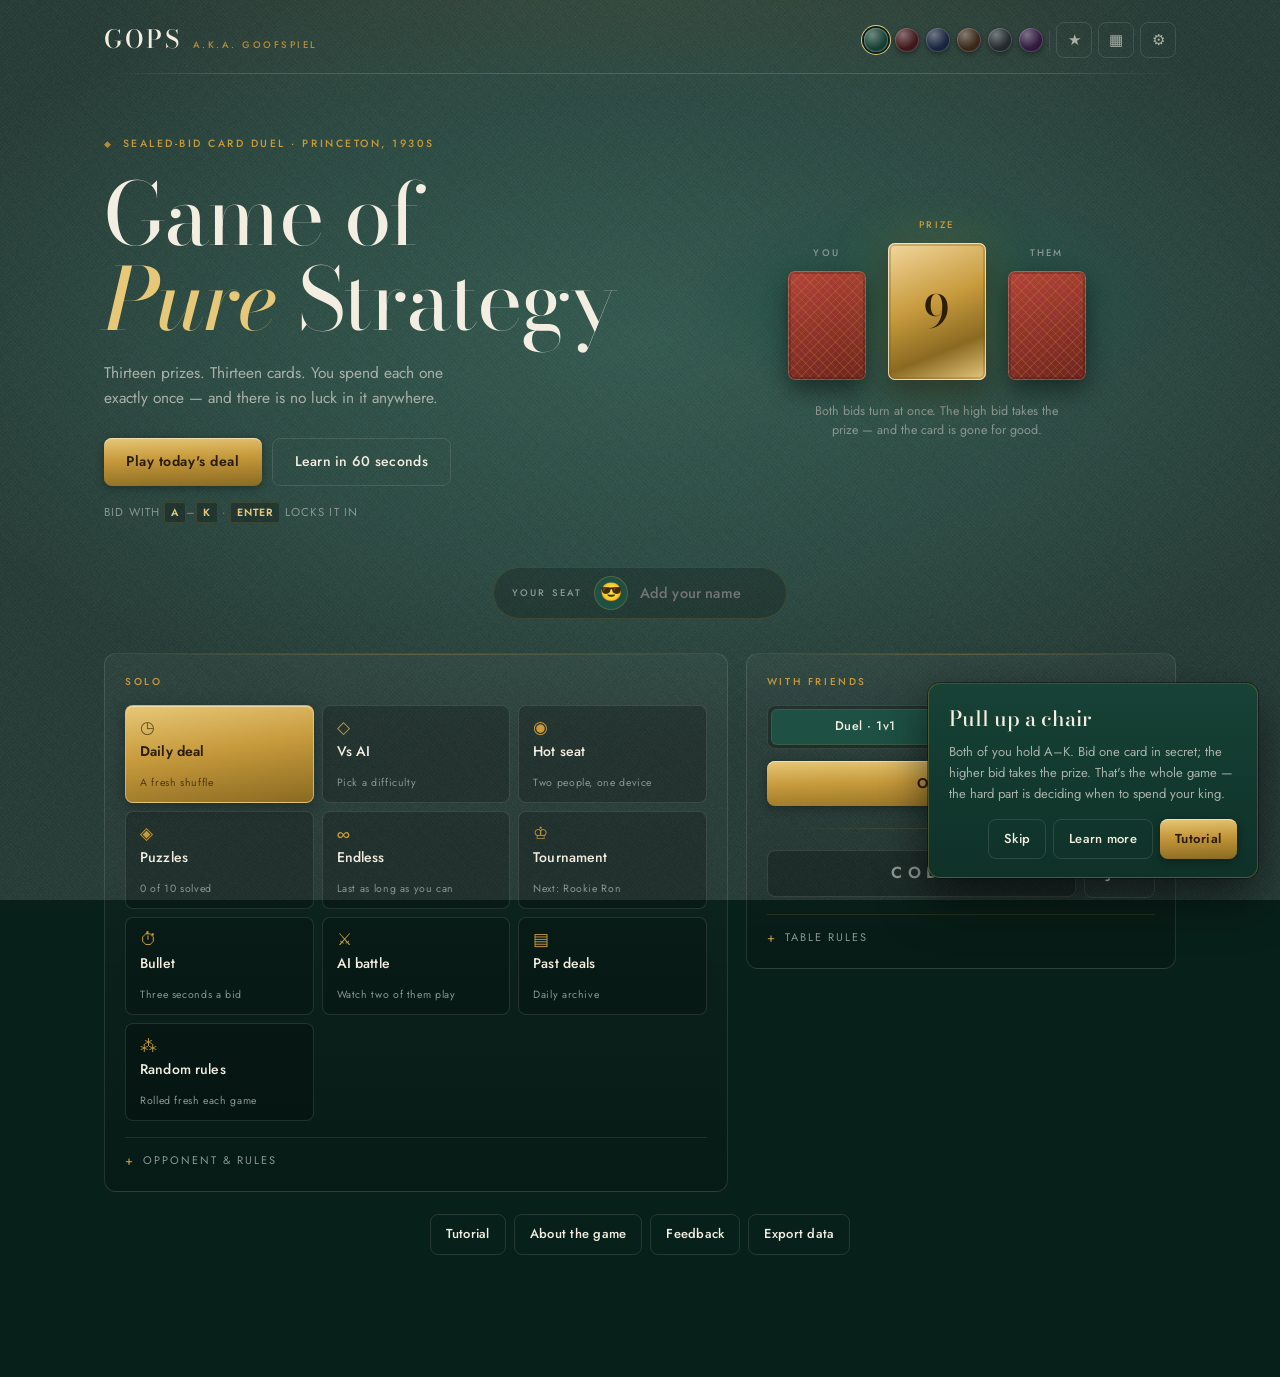
<file: index.html>
<!DOCTYPE html>
<html lang="en" data-theme="emerald">
<head>
<meta charset="UTF-8">
<meta name="viewport" content="width=device-width, initial-scale=1.0, viewport-fit=cover">
<meta name="color-scheme" content="dark">
<meta name="theme-color" content="#0B261F">
<meta name="description" content="GOPS — Game of Pure Strategy. A sealed-bid card duel with no luck in it. Play the daily deal, take on the AI, or open a table for friends.">

<title>GOPS</title>

<link rel="manifest" href="manifest.json">
<link rel="icon" href="data:image/svg+xml;utf8,&lt;svg xmlns='http://www.w3.org/2000/svg' viewBox='0 0 100 100'&gt;&lt;rect width='100' height='100' rx='22' fill='%230E3128'/&gt;&lt;text x='50' y='68' font-family='Didot,Georgia,serif' font-size='56' text-anchor='middle' fill='%23C79A3C'&gt;G&lt;/text&gt;&lt;/svg&gt;">

<meta property="og:title" content="GOPS — Game of Pure Strategy">
<meta property="og:description" content="A sealed-bid card duel with no luck in it. Both bids turn at once; the high bid takes the prize.">
<meta property="og:type" content="website">
<meta name="twitter:card" content="summary">

<link rel="preconnect" href="https://fonts.googleapis.com">
<link rel="preconnect" href="https://fonts.gstatic.com" crossorigin>
<link rel="preload" as="style" href="https://fonts.googleapis.com/css2?family=Bodoni+Moda:ital,opsz,wght@0,6..96,400..800;1,6..96,400..700&family=Jost:ital,wght@0,300..700;1,400&display=swap">
<link rel="stylesheet" href="https://fonts.googleapis.com/css2?family=Bodoni+Moda:ital,opsz,wght@0,6..96,400..800;1,6..96,400..700&family=Jost:ital,wght@0,300..700;1,400&display=swap">

<link rel="stylesheet" href="styles.css">

<!-- Page-view counter (counterapi.dev — every call increments, returns new count). -->
<script>
  (function () {
    if (['localhost', '127.0.0.1', ''].includes(location.hostname)) return;
    fetch('https://api.counterapi.dev/v1/gops/hits/up')
      .then(function (r) { return r.ok ? r.json() : null; })
      .then(function (d) {
        if (!d || typeof d.count !== 'number') return;
        var el = document.getElementById('visit-counter');
        if (el) el.textContent = d.count.toLocaleString('en-US') + ' visits';
      })
      .catch(function () {});
    // Clean up stale GoatCounter visitor cache from earlier versions
    try { localStorage.removeItem('gops-visitor-cache'); } catch {}
  })();
</script>
</head>
<body>

<div class="aurora" aria-hidden="true"></div>
<div class="grain" aria-hidden="true"></div>
<canvas id="confetti-canvas" hidden></canvas>

<main class="app">

  <!-- ===== TOP BAR ===== -->
  <header class="topbar">
    <div class="brand">
      <span class="brand-name">GOPS</span>
      <span class="brand-sub">a.k.a. Goofspiel</span>
    </div>
    <div class="topbar-actions">
      <div class="theme-row" id="theme-row" role="group" aria-label="Table felt"></div>
      <span class="divider-y"></span>
      <button class="btn-icon" id="achievements-btn" title="Achievements" aria-label="Achievements">★</button>
      <button class="btn-icon" id="stats-btn" title="Statistics" aria-label="Statistics">▦</button>
      <button class="btn-icon" id="settings-btn" title="Settings" aria-label="Settings">⚙</button>
    </div>
  </header>

  <!-- ===== LOBBY ===== -->
  <section id="lobby">
    <div class="hero">
      <div class="hero-copy">
        <p class="eyebrow"><span class="eyebrow-mark">◆</span>Sealed-bid card duel · Princeton, 1930s</p>
        <h1>Game of<br><em>Pure</em> Strategy</h1>
        <p class="tagline">Thirteen prizes. Thirteen cards. You spend each one exactly once — and there is no luck in it anywhere.</p>
        <div class="hero-actions">
          <button class="btn btn-primary" id="hero-play-btn" type="button">Play today's deal</button>
          <button class="btn btn-ghost" id="hero-learn-btn" type="button">Learn in 60 seconds</button>
        </div>
        <p class="hero-keys">Bid with <kbd>A</kbd>–<kbd>K</kbd> · <kbd>Enter</kbd> locks it in</p>
      </div>

      <!-- Signature: the sealed bid, turning. Both cards flip on the same beat. -->
      <div class="hero-stage" aria-hidden="true">
        <div class="deal">
          <div class="deal-slot">
            <span class="deal-lbl">You</span>
            <div class="deal-card deal-me" data-rank="10"><span class="deal-rank">10</span></div>
          </div>
          <div class="deal-slot">
            <span class="deal-lbl deal-lbl-prize">Prize</span>
            <div class="deal-card deal-prize" data-rank="9"><span class="deal-rank">9</span></div>
          </div>
          <div class="deal-slot">
            <span class="deal-lbl">Them</span>
            <div class="deal-card deal-them" data-rank="4"><span class="deal-rank">4</span></div>
          </div>
        </div>
        <p class="deal-caption">Both bids turn at once. The high bid takes the prize — and the card is gone for good.</p>
      </div>
    </div>

    <div class="profile">
      <span class="profile-label">Your seat</span>
      <button class="avatar" id="avatar-btn" title="Change avatar" aria-label="Change avatar" aria-haspopup="true" aria-expanded="false">😎</button>
      <input class="name-input" id="name-input" type="text" placeholder="Add your name" maxlength="14" aria-label="Your name">
      <span class="divider" id="h2h-divider" hidden></span>
      <span class="h2h" id="h2h" aria-live="polite"></span>
    </div>

    <div id="resume" class="resume" hidden>
      <div class="resume-text"><b>You left a game unfinished</b><span id="resume-text"></span></div>
      <div class="resume-actions">
        <button class="btn btn-ghost btn-sm" id="resume-discard">Discard</button>
        <button class="btn btn-primary btn-sm" id="resume-go">Resume</button>
      </div>
    </div>

    <div id="lobby-default">
      <div class="modes">
        <!-- Solo column -->
        <div class="panel">
          <h3>Solo</h3>
          <div class="tiles">
            <button class="tile featured" id="daily-tile">
              <span class="tile-icon">◷</span>
              <span class="tile-label">Daily deal</span>
              <span class="tile-sub" id="daily-sub">Today</span>
            </button>
            <button class="tile" id="solo-tile">
              <span class="tile-icon">◇</span>
              <span class="tile-label">Vs AI</span>
              <span class="tile-sub">Pick a difficulty</span>
            </button>
            <button class="tile" id="hotseat-tile">
              <span class="tile-icon">◉</span>
              <span class="tile-label">Hot seat</span>
              <span class="tile-sub">Two people, one device</span>
            </button>
            <button class="tile" id="puzzle-tile">
              <span class="tile-icon">◈</span>
              <span class="tile-label">Puzzles</span>
              <span class="tile-sub" id="puzzle-sub">Solve</span>
            </button>
            <button class="tile" id="endless-tile">
              <span class="tile-icon">∞</span>
              <span class="tile-label">Endless</span>
              <span class="tile-sub" id="endless-sub">Survival</span>
            </button>
            <button class="tile" id="tournament-tile">
              <span class="tile-icon">♔</span>
              <span class="tile-label">Tournament</span>
              <span class="tile-sub" id="tournament-sub">8-AI ladder</span>
            </button>
            <button class="tile" id="bullet-tile">
              <span class="tile-icon">⏱</span>
              <span class="tile-label">Bullet</span>
              <span class="tile-sub">Three seconds a bid</span>
            </button>
            <button class="tile" id="battle-tile">
              <span class="tile-icon">⚔</span>
              <span class="tile-label">AI battle</span>
              <span class="tile-sub">Watch two of them play</span>
            </button>
            <button class="tile" id="archive-tile">
              <span class="tile-icon">▤</span>
              <span class="tile-label">Past deals</span>
              <span class="tile-sub" id="archive-sub">Daily archive</span>
            </button>
            <button class="tile" id="random-tile">
              <span class="tile-icon">⁂</span>
              <span class="tile-label">Random rules</span>
              <span class="tile-sub">Rolled fresh each game</span>
            </button>
          </div>

          <details class="expander" id="ai-settings">
            <summary>Opponent &amp; rules</summary>
            <div class="settings-grid">
              <div class="field"><label class="field-label" for="ai-deck">Deck</label><select class="select" id="ai-deck"><option value="5">5 cards</option><option value="7">7 cards</option><option value="9">9 cards</option><option value="11">11 cards</option><option value="13" selected>13 cards</option><option value="15">15 cards</option><option value="17">17 cards</option><option value="19">19 cards</option><option value="21">21 cards</option></select></div>
              <div class="field"><label class="field-label" for="ai-diff">Difficulty</label><select class="select" id="ai-diff"><option value="easy">Easy</option><option value="medium" selected>Medium</option><option value="hard">Hard</option></select></div>
              <div class="field"><label class="field-label" for="ai-persona">Personality</label><select class="select" id="ai-persona"><option value="balanced">Balanced</option><option value="aggressive">Aggressive</option><option value="defensive">Defensive</option><option value="bluffer">Bluffer</option><option value="mirror">Mirror</option></select></div>
              <div class="field"><label class="field-label" for="ai-time">Seconds a bid</label><input class="input" id="ai-time" type="number" min="0" max="600" value="0" inputmode="numeric" placeholder="0 = no clock"></div>
            </div>
            <label class="check-row">
              <input type="checkbox" id="ai-power">
              <span>Add the Power card <b>★</b> — one wild bid, worth the average prize</span>
            </label>
            <div class="expander-actions">
              <button class="btn btn-ghost btn-sm" id="ghost-tile">Play your ghost</button>
              <button class="btn btn-ghost btn-sm" id="practice-tile">Practice — see their hand</button>
              <button class="btn btn-ghost btn-sm" id="weekly-tile">Weekly puzzle</button>
            </div>
          </details>
        </div>

        <!-- Multiplayer column -->
        <div class="panel">
          <h3>With friends</h3>
          <div class="mp-mode-toggle" role="group" aria-label="Table size">
            <button class="mp-mode-btn active" data-mode="duel" type="button">Duel · 1v1</button>
            <button class="mp-mode-btn" data-mode="party" type="button">Party · 2–8</button>
          </div>
          <button class="btn btn-primary btn-block" id="create-btn">Open a table</button>
          <div class="mp-or">or</div>
          <div class="mp-row">
            <input class="input input-code" id="join-code" type="text" placeholder="CODE" maxlength="12" autocapitalize="characters" autocomplete="off" aria-label="Table code">
            <button class="btn btn-ghost" id="join-btn">Join</button>
          </div>
          <details class="expander">
            <summary>Table rules</summary>
            <div class="settings-grid">
              <div class="field"><label class="field-label" for="host-code">Code</label><input class="input" id="host-code" type="text" placeholder="random" maxlength="10"></div>
              <div class="field"><label class="field-label" for="host-deck">Deck</label><select class="select" id="host-deck"><option value="13">13 cards</option><option value="7">7 cards</option></select></div>
              <div class="field"><label class="field-label" for="host-bestof">Series</label><select class="select" id="host-bestof"><option value="1">Single game</option><option value="3">Best of 3</option><option value="5">Best of 5</option><option value="7">Best of 7</option><option value="9">Best of 9</option><option value="0">∞ Keep a tally</option></select></div>
              <div class="field"><label class="field-label" for="host-dir">Bid that wins</label><select class="select" id="host-dir"><option value="high">High</option><option value="low">Low</option></select></div>
              <div class="field"><label class="field-label" for="host-goal">Goal</label><select class="select" id="host-goal"><option value="most">Most points</option><option value="fewest">Fewest points</option></select></div>
              <div class="field"><label class="field-label" for="host-tie">On a tie</label><select class="select" id="host-tie"><option value="carry">Carry over</option><option value="burn">Burn it</option></select></div>
              <div class="field"><label class="field-label" for="host-time">Seconds a bid</label><input class="input" id="host-time" type="number" min="0" max="600" value="0" inputmode="numeric" placeholder="0 = no clock"></div>
              <div class="field"><label class="field-label" for="host-stakes">Stakes</label><input class="input" id="host-stakes" type="text" placeholder="Loser buys coffee" maxlength="80"></div>
            </div>
            <label class="check-row">
              <input type="checkbox" id="host-power">
              <span>Add the Power card <b>★</b></span>
            </label>
            <div class="expander-actions">
              <button class="btn btn-ghost btn-sm" id="copy-challenge-btn" style="flex:1">Copy challenge link</button>
            </div>
          </details>
        </div>
      </div>

      <div class="lobby-foot">
        <button class="btn btn-ghost btn-sm" id="tutorial-btn">Tutorial</button>
        <button class="btn btn-ghost btn-sm" id="about-btn">About the game</button>
        <button class="btn btn-ghost btn-sm" id="feedback-btn">Feedback</button>
        <button class="btn btn-ghost btn-sm" id="export-btn">Export data</button>
      </div>
      <div id="visit-counter" class="visit-counter" aria-label="Site visitors"></div>
    </div>

    <!-- Host waiting -->
    <div id="host-info" class="host-card" hidden>
      <div class="host-label">Your table code</div>
      <div class="code" id="my-code" role="button" tabindex="0" title="Tap to copy"></div>
      <div class="copy-hint">Tap to copy</div>
      <div class="host-status" id="host-status"><span class="dot"></span>Waiting for your opponent to sit down…</div>
      <button class="btn btn-ghost btn-sm" id="host-cancel">Cancel</button>
    </div>

    <!-- Joiner waiting -->
    <div id="join-info" class="host-card" hidden>
      <div class="host-status" id="join-status"><span class="dot"></span>Connecting…</div>
      <button class="btn btn-ghost btn-sm" id="join-cancel">Cancel</button>
    </div>

    <!-- Party room (N-player) lobby -->
    <div id="party-info" class="party-card" hidden>
      <div class="party-head">
        <div>
          <div class="party-label">Party table</div>
          <div class="party-code-display" id="party-code">—</div>
          <div class="party-copy-hint" id="party-copy-hint">Tap to copy</div>
        </div>
        <div class="party-controls">
          <button class="btn-icon" id="mic-btn" title="Turn microphone on" aria-label="Toggle mic">🎤</button>
          <button class="btn-icon" id="cam-btn" title="Turn camera on" aria-label="Toggle cam">🎥</button>
        </div>
      </div>
      <div class="party-status" id="party-status"><span class="dot"></span>Setting up…</div>
      <div class="party-roster" id="party-roster"></div>
      <div class="party-actions">
        <button class="btn btn-primary" id="party-start-btn" type="button" hidden>Deal the first prize</button>
        <button class="btn btn-ghost btn-sm" id="party-cancel" type="button">Leave</button>
      </div>
    </div>

    <p class="status err" id="lobby-err" aria-live="polite"></p>
  </section>

  <!-- ===== GAME ===== -->
  <section id="game" hidden>
    <div class="game-head">
      <div class="score-side me">
        <div class="score-name me"><span class="av" id="me-av">😎</span><span class="label" id="me-name">You</span></div>
        <div class="score-num me" id="me-score">0</div>
      </div>
      <div class="game-center">
        <div class="round-pill"><span class="rp-word">Round</span><b id="round-n">1</b><span class="rp-of">of</span><b id="round-tot">13</b></div>
        <div class="mode-pill" id="mode-pill" hidden></div>
      </div>
      <div class="score-side them">
        <div class="score-num them" id="them-score">0</div>
        <div class="score-name them"><span class="label" id="them-name">Them</span><span class="av" id="them-av">🎭</span></div>
      </div>
    </div>

    <div class="series-bar" id="series-bar" hidden></div>

    <!-- Post-tutorial guidance: shown for the first few rounds after the tutorial -->
    <div class="guided-banner" id="guided-banner" hidden role="status" aria-live="polite">
      <span class="guided-icon">◆</span>
      <span class="guided-text" id="guided-text"></span>
      <button class="guided-close" id="guided-close" type="button" aria-label="Dismiss hint">×</button>
    </div>

    <div class="game-actions">
      <button class="btn-icon" id="chat-btn" title="Chat" aria-label="Chat" hidden>✎</button>
      <button class="btn-icon" id="game-mic-btn" title="Turn microphone on" aria-label="Toggle mic" hidden>🎤</button>
      <button class="btn-icon" id="game-cam-btn" title="Turn camera on" aria-label="Toggle cam" hidden>🎥</button>
      <button class="btn-icon" id="history-btn" title="Round history" aria-label="Round history">≡</button>
      <button class="btn-icon" id="sound-btn" title="Sound" aria-label="Toggle sound">♪</button>
      <button class="btn-icon" id="quit-btn" title="Quit" aria-label="Quit game">×</button>
    </div>

    <div class="board">
      <div class="zone">
        <div class="zone-head"><span>Prizes remaining</span><span class="meta" id="prizes-meta"></span></div>
        <div class="mini-grid" id="prizes-mini"></div>
      </div>

      <div class="center-stack">
        <div class="zone arena">
          <div class="zone-head">
            <span>The table</span>
          </div>
          <div class="arena-row">
            <div class="bid-col me">
              <span class="bid-label" id="me-bid-label">You</span>
              <div class="bid-slot" id="me-bid"></div>
            </div>
            <div class="prize-col">
              <span class="bid-label prize-label">Prize</span>
              <div class="prize-area" id="prize-area"></div>
              <span class="pot-chip" id="pot-chip" hidden></span>
            </div>
            <div class="bid-col them">
              <span class="bid-label" id="them-bid-label">Them</span>
              <div class="bid-slot" id="them-bid"></div>
            </div>
          </div>
          <div class="timer-wrap" id="timer" hidden>
            <span class="timer-text" id="timer-text"></span>
            <div class="timer-bar-track"><div class="timer-bar" id="timer-bar"></div></div>
          </div>
          <div class="confirm-row" id="confirm-row"></div>
        </div>
      </div>

      <div class="zone">
        <div class="zone-head"><span id="them-cards-label">Their cards</span><span class="meta" id="them-meta"></span></div>
        <div class="mini-grid" id="them-mini"></div>
      </div>
    </div>

    <div class="hand-zone">
      <div class="zone-head"><span>Your hand</span><span class="meta" id="me-meta"></span></div>
      <div class="hand" id="hand"></div>
    </div>

    <p class="message" id="message" aria-live="polite"></p>

    <div class="reactions" id="reactions" hidden></div>

    <div class="chat" id="chat" hidden>
      <div class="chat-msgs" id="chat-msgs" aria-live="polite"></div>
      <div class="chat-input-row">
        <input class="input" id="chat-input" type="text" placeholder="Say something…" maxlength="200" aria-label="Chat message">
        <button class="btn btn-primary btn-sm" id="chat-send">Send</button>
      </div>
    </div>
  </section>

  <!-- ===== END SCREEN ===== -->
  <section id="end" class="end" hidden>
    <h1 class="end-result" id="end-result"></h1>
    <p class="end-score" id="end-score"></p>
    <p class="end-meta" id="end-series" hidden></p>

    <div class="end-stakes" id="end-stakes" hidden>
      <div class="end-stakes-label">Stakes</div>
      <div id="end-stakes-text"></div>
    </div>

    <div class="daily-grid" id="daily-grid" hidden></div>

    <div class="replay" id="replay" hidden>
      <div class="replay-head"><span>Replay</span><span id="replay-step">0 / 0</span></div>
      <!-- Same seating as the table: you on the left, them on the right. -->
      <div class="replay-body">
        <div class="replay-side me"><span class="lbl" id="rp-me-name">You</span><div id="rp-me"></div></div>
        <div class="replay-prize"><span class="pz-lbl">Prize</span><div id="rp-prize"></div></div>
        <div class="replay-side them"><span class="lbl" id="rp-them-name">Them</span><div id="rp-them"></div></div>
      </div>
      <input type="range" class="replay-track" id="replay-track" min="0" max="0" value="0" aria-label="Scrub replay">
      <div class="replay-info" id="replay-info"></div>
    </div>

    <div class="analysis" id="analysis"></div>

    <div class="score-curve" id="score-curve-wrap" hidden>
      <div class="curve-head">Points banked, round by round</div>
      <canvas id="score-curve" width="560" height="160"></canvas>
    </div>

    <div class="coach" id="coach" hidden>
      <div class="coach-head"><span>Where it turned</span><button class="btn btn-xs btn-ghost" id="coach-toggle" type="button">Hide</button></div>
      <div class="coach-list" id="coach-list"></div>
    </div>

    <div class="end-actions">
      <button class="btn btn-primary" id="rematch-btn">Rematch</button>
      <button class="btn btn-ghost" id="share-img-btn">Save image</button>
      <button class="btn btn-ghost" id="share-text-btn">Copy result</button>
      <button class="btn btn-ghost" id="share-replay-btn">Copy replay link</button>
      <button class="btn btn-ghost" id="share-video-btn">Save replay video</button>
      <button class="btn btn-ghost" id="history-btn-2">Round history</button>
      <button class="btn btn-ghost" id="back-to-lobby-btn">Back to lobby</button>
    </div>
    <p class="status" id="rematch-status" aria-live="polite"></p>
  </section>

  <!-- ===== MODALS ===== -->
  <div class="scrim" id="modal-history" hidden role="dialog" aria-modal="true" aria-labelledby="modal-history-title">
    <div class="modal">
      <div class="modal-head"><h2 id="modal-history-title">Round history</h2><button class="modal-close" data-close="modal-history" aria-label="Close">×</button></div>
      <div id="history-body"></div>
      <div class="modal-foot">
        <button class="btn btn-ghost btn-sm" id="export-csv-btn">Export CSV</button>
      </div>
    </div>
  </div>

  <div class="scrim" id="modal-about" hidden role="dialog" aria-modal="true" aria-labelledby="modal-about-title">
    <div class="modal">
      <div class="modal-head"><h2 id="modal-about-title">About GOPS</h2><button class="modal-close" data-close="modal-about" aria-label="Close">×</button></div>
      <p class="modal-desc">
        <b>Game of Pure Strategy</b> — Goofspiel to its friends — is a card game with no luck in it, studied at Princeton
        in the 1930s alongside the birth of game theory. You and your opponent hold the same hand, A–K. A prize turns
        face up; you each bid one card in secret; both bids reveal at once and the higher one takes the prize. The card
        you spent never comes back. After thirteen rounds, the bigger pile of points wins.
      </p>
      <h3 class="modal-section">Watch</h3>
      <ul class="about-links">
        <li><a href="https://youtu.be/AoKWks5nfCo" target="_blank" rel="noopener"><span><b>The video that started this build</b><br><span class="about-meta">The clearest feel for how the game actually plays</span></span><span class="about-host">youtube.com</span></a></li>
        <li><a href="https://www.youtube.com/watch?v=WUTc1AF3a0I" target="_blank" rel="noopener"><span>Rules in 90 seconds</span><span class="about-host">youtube.com</span></a></li>
        <li><a href="https://www.youtube.com/watch?v=xVK8R9cGjoY" target="_blank" rel="noopener"><span>Full walkthrough</span><span class="about-host">youtube.com</span></a></li>
        <li><a href="https://www.youtube.com/shorts/4KbNZEL81Yo" target="_blank" rel="noopener"><span>Quick short</span><span class="about-host">youtube.com</span></a></li>
      </ul>
      <h3 class="modal-section">Read</h3>
      <ul class="about-links">
        <li><a href="https://en.wikipedia.org/wiki/Goofspiel" target="_blank" rel="noopener"><span>History &amp; strategy</span><span class="about-host">wikipedia.org</span></a></li>
        <li><a href="https://www.pagat.com/misc/gops.html" target="_blank" rel="noopener"><span>The canonical rules</span><span class="about-host">pagat.com</span></a></li>
        <li><a href="https://boardgamegeek.com/boardgame/16632/gops" target="_blank" rel="noopener"><span>BoardGameGeek listing</span><span class="about-host">boardgamegeek.com</span></a></li>
        <li><a href="https://medium.com/@gaffney.tj/breeding-goofspiel-strategies-408cce283e94" target="_blank" rel="noopener"><span>Breeding Goofspiel strategies</span><span class="about-host">medium.com</span></a></li>
      </ul>
      <div class="modal-foot">
        <button class="btn btn-ghost btn-sm" data-close="modal-about">Close</button>
        <button class="btn btn-primary btn-sm" id="about-tutorial-btn">Play the tutorial</button>
      </div>
    </div>
  </div>

  <div class="scrim" id="modal-feedback" hidden role="dialog" aria-modal="true" aria-labelledby="modal-feedback-title">
    <div class="modal">
      <div class="modal-head"><h2 id="modal-feedback-title">Feedback</h2><button class="modal-close" data-close="modal-feedback" aria-label="Close">×</button></div>
      <p class="modal-desc">Everything lands on GitHub as a pre-filled issue or discussion. Reading takes no account; posting needs a free one.</p>
      <ul class="about-links">
        <li><a href="https://github.com/amsanghi/gops/issues/new?template=bug.yml" target="_blank" rel="noopener"><span><b>Report a bug</b><br><span class="about-meta">Something broken, glitchy, or plain wrong</span></span><span class="about-host">github.com</span></a></li>
        <li><a href="https://github.com/amsanghi/gops/issues/new?template=feature.yml" target="_blank" rel="noopener"><span><b>Suggest a feature</b><br><span class="about-meta">An idea, an improvement, a new mode</span></span><span class="about-host">github.com</span></a></li>
        <li><a href="https://github.com/amsanghi/gops/issues/new?template=puzzle.yml" target="_blank" rel="noopener"><span><b>Submit a puzzle</b><br><span class="about-meta">A scripted scenario for everyone else to crack</span></span><span class="about-host">github.com</span></a></li>
        <li><a href="https://github.com/amsanghi/gops/discussions/new?category=general" target="_blank" rel="noopener"><span><b>Just talk</b><br><span class="about-meta">Open thoughts, screenshots, brag posts</span></span><span class="about-host">github.com</span></a></li>
      </ul>
      <div class="modal-foot">
        <button class="btn btn-ghost btn-sm" data-close="modal-feedback">Close</button>
      </div>
    </div>
  </div>

  <div class="scrim" id="modal-ach" hidden role="dialog" aria-modal="true" aria-labelledby="modal-ach-title">
    <div class="modal">
      <div class="modal-head"><h2 id="modal-ach-title">Achievements</h2><button class="modal-close" data-close="modal-ach" aria-label="Close">×</button></div>
      <p class="modal-desc" id="ach-progress"></p>
      <div class="ach-grid" id="ach-grid"></div>
    </div>
  </div>

  <div class="scrim" id="modal-stats" hidden role="dialog" aria-modal="true" aria-labelledby="modal-stats-title">
    <div class="modal">
      <div class="modal-head"><h2 id="modal-stats-title">Your record</h2><button class="modal-close" data-close="modal-stats" aria-label="Close">×</button></div>
      <div id="stats-body"></div>
      <div class="modal-foot">
        <button class="btn btn-ghost btn-sm" id="snapshot-stats-btn">Save snapshot</button>
      </div>
    </div>
  </div>

  <div class="scrim" id="modal-puzzles" hidden role="dialog" aria-modal="true" aria-labelledby="modal-puzzles-title">
    <div class="modal">
      <div class="modal-head"><h2 id="modal-puzzles-title">Puzzles</h2><button class="modal-close" data-close="modal-puzzles" aria-label="Close">×</button></div>
      <p class="modal-desc">Scripted positions with one thing to prove. Solved: <span id="puzzles-progress">0/0</span></p>
      <div id="puzzles-list"></div>
    </div>
  </div>

  <div class="scrim" id="modal-tournament" hidden role="dialog" aria-modal="true" aria-labelledby="modal-tournament-title">
    <div class="modal">
      <div class="modal-head"><h2 id="modal-tournament-title">The ladder</h2><button class="modal-close" data-close="modal-tournament" aria-label="Close">×</button></div>
      <p class="modal-desc">Eight opponents, in order. Beat one to unlock the next.</p>
      <div id="tournament-list"></div>
    </div>
  </div>

  <div class="scrim" id="modal-archive" hidden role="dialog" aria-modal="true" aria-labelledby="modal-archive-title">
    <div class="modal">
      <div class="modal-head"><h2 id="modal-archive-title">Past deals</h2><button class="modal-close" data-close="modal-archive" aria-label="Close">×</button></div>
      <p class="modal-desc">Every daily you've finished. Tap a marked day to see the result, or name a date to play its shuffle again.</p>
      <div class="settings-grid archive-seed">
        <div class="field"><label class="field-label" for="seed-date">Replay a date</label><input class="input" id="seed-date" type="date"></div>
        <div class="field field-end"><button class="btn btn-primary btn-sm" id="seed-go-btn" type="button">Deal it</button></div>
      </div>
      <div id="archive-body"></div>
    </div>
  </div>

  <div id="onboarding" class="onboarding" hidden>
    <div class="onboarding-card">
      <h3>Pull up a chair</h3>
      <p>Both of you hold A–K. Bid one card in secret; the higher bid takes the prize. That's the whole game — the hard part is deciding when to spend your king.</p>
      <div class="onboarding-actions">
        <button class="btn btn-ghost btn-sm" id="onb-dismiss">Skip</button>
        <button class="btn btn-ghost btn-sm" id="onb-about">Learn more</button>
        <button class="btn btn-primary btn-sm" id="onb-tutorial">Tutorial</button>
      </div>
    </div>
  </div>

  <div class="scrim" id="modal-battle" hidden role="dialog" aria-modal="true" aria-labelledby="modal-battle-title">
    <div class="modal">
      <div class="modal-head"><h2 id="modal-battle-title">AI battle</h2><button class="modal-close" data-close="modal-battle" aria-label="Close">×</button></div>
      <p class="modal-desc">Pick two personalities and watch them spend a whole deck against each other.</p>
      <div class="settings-grid">
        <div class="field"><label class="field-label" for="battle-a">In this seat</label><select class="select" id="battle-a"><option value="balanced">Balanced</option><option value="aggressive">Aggressive</option><option value="defensive">Defensive</option><option value="bluffer">Bluffer</option><option value="mirror">Mirror</option></select></div>
        <div class="field"><label class="field-label" for="battle-b">Against</label><select class="select" id="battle-b"><option value="aggressive">Aggressive</option><option value="balanced">Balanced</option><option value="defensive">Defensive</option><option value="bluffer">Bluffer</option><option value="mirror">Mirror</option></select></div>
        <div class="field"><label class="field-label" for="battle-diff">Difficulty</label><select class="select" id="battle-diff"><option value="medium">Medium</option><option value="hard" selected>Hard</option><option value="easy">Easy</option></select></div>
      </div>
      <div class="modal-foot">
        <button class="btn btn-primary btn-sm" id="battle-start-btn">Start the battle</button>
      </div>
    </div>
  </div>

  <div class="scrim" id="modal-settings" hidden role="dialog" aria-modal="true" aria-labelledby="modal-settings-title">
    <div class="modal">
      <div class="modal-head"><h2 id="modal-settings-title">Settings</h2><button class="modal-close" data-close="modal-settings" aria-label="Close">×</button></div>

      <h3 class="modal-section">Your table</h3>
      <div class="theme-row theme-row-wide" id="theme-row-settings" role="group" aria-label="Table felt"></div>

      <h3 class="modal-section">Card backs</h3>
      <div class="cardback-picker" id="cardback-picker"></div>

      <h3 class="modal-section">Sound</h3>
      <div class="settings-grid">
        <div class="field"><label class="field-label" for="set-sound">Sound effects</label><select class="select" id="set-sound"><option value="1">On</option><option value="0">Off</option></select></div>
      </div>

      <h3 class="modal-section">After the game</h3>
      <div class="settings-grid">
        <div class="field"><label class="field-label" for="set-coach">Show where it turned</label><select class="select" id="set-coach"><option value="1">On</option><option value="0">Off</option></select></div>
      </div>

      <h3 class="modal-section">Your data</h3>
      <p class="modal-desc">Everything lives in this browser. Nothing leaves it.</p>
      <div class="settings-actions">
        <input type="file" id="import-file" accept=".json" hidden>
        <button class="btn btn-ghost btn-sm" id="import-btn">Import</button>
        <button class="btn btn-ghost btn-sm" id="export-btn-2">Export</button>
        <button class="btn btn-ghost btn-sm btn-danger" id="reset-data-btn">Erase everything</button>
      </div>
    </div>
  </div>

  <!-- Confirm dialog (replaces window.confirm) -->
  <div class="scrim" id="modal-confirm" hidden role="alertdialog" aria-modal="true" aria-labelledby="confirm-title">
    <div class="modal confirm-modal">
      <h2 id="confirm-title"></h2>
      <p id="confirm-msg"></p>
      <div class="actions">
        <button class="btn btn-ghost" id="confirm-no">Cancel</button>
        <button class="btn btn-primary" id="confirm-yes">Confirm</button>
      </div>
    </div>
  </div>

  <!-- Tutorial overlay -->
  <div class="tut-overlay" id="tutorial" hidden>
    <div class="tut-box">
      <div class="tut-step" id="tut-step"></div>
      <div class="tut-title" id="tut-title"></div>
      <div class="tut-text" id="tut-text"></div>
      <div class="tut-dots" id="tut-dots"></div>
      <div class="tut-actions">
        <button class="btn btn-ghost btn-sm" id="tut-skip">Skip</button>
        <button class="btn btn-primary btn-sm" id="tut-next">Next</button>
      </div>
    </div>
  </div>

</main>

<script type="module" src="js/app.js"></script>
</body>
</html>
</file>
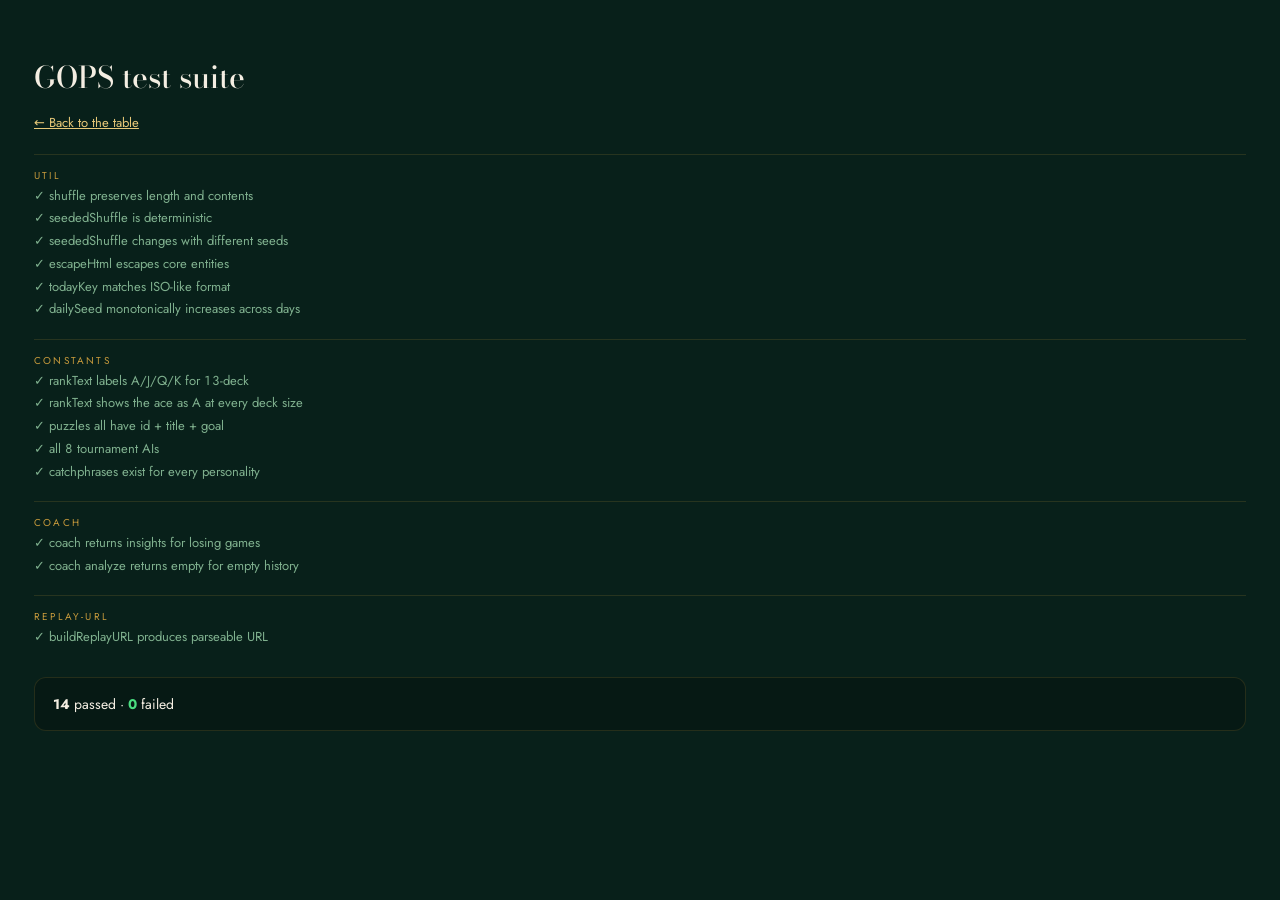
<file: tests/index.html>
<!DOCTYPE html>
<html lang="en">
<head>
<meta charset="UTF-8">
<title>GOPS tests</title>
<link rel="preconnect" href="https://fonts.gstatic.com" crossorigin>
<link rel="stylesheet" href="https://fonts.googleapis.com/css2?family=Bodoni+Moda:opsz,wght@6..96,400..700&family=Jost:wght@300..600&display=swap">
<style>
  body { font-family: 'Jost', system-ui, sans-serif; background: #08201A; color: #F4EEE2; padding: 34px; margin: 0; }
  h1 { font-family: 'Bodoni Moda', Didot, serif; font-weight: 500; font-size: 30px; margin-bottom: 6px; }
  #out { font-size: 13px; white-space: pre-wrap; line-height: 1.75; font-variant-numeric: tabular-nums; }
  .pass { color: #7FB08E; }
  .fail { color: #D2665A; font-weight: 600; }
  .skip { color: #8B9791; }
  .group {
    color: #C79A3C; text-transform: uppercase; letter-spacing: 0.22em; font-size: 10px;
    margin-top: 18px; padding-top: 12px; border-top: 1px solid rgba(199,154,60,0.16);
  }
  .summary {
    margin-top: 28px; padding: 16px 18px; font-size: 14px;
    background: rgba(0,0,0,0.22); border: 1px solid rgba(199,154,60,0.16); border-radius: 12px;
  }
  a { color: #E7C878; }
</style>
</head>
<body>
<h1>GOPS test suite</h1>
<p style="color:#8B9791;font-size:13px;margin-bottom:22px"><a href="../">← Back to the table</a></p>
<div id="out"></div>
<div class="summary" id="summary"></div>
<script type="module" src="./run.js"></script>
</body>
</html>
</file>
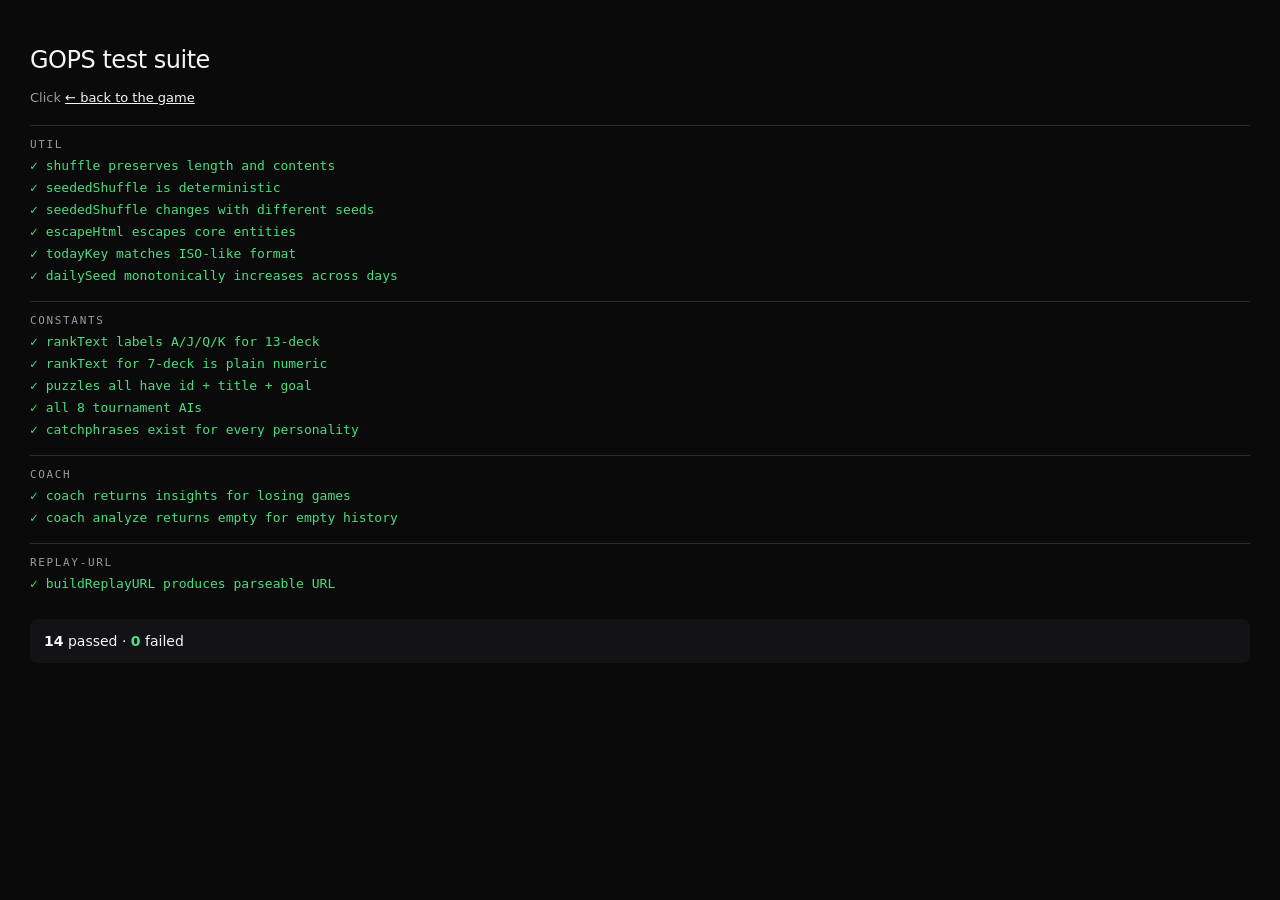
<file: 3.0/tests/index.html>
<!DOCTYPE html>
<html lang="en">
<head>
<meta charset="UTF-8">
<title>GOPS tests</title>
<style>
  body { font-family: -apple-system, system-ui, sans-serif; background: #0a0a0b; color: #f4f4f5; padding: 30px; margin: 0; }
  h1 { font-weight: 400; font-size: 24px; letter-spacing: -0.02em; margin-bottom: 16px; }
  #out { font-family: ui-monospace, monospace; font-size: 13px; white-space: pre-wrap; line-height: 1.7; }
  .pass { color: #4ade80; }
  .fail { color: #f87171; }
  .skip { color: #9a9aa3; }
  .group { color: #9a9aa3; text-transform: uppercase; letter-spacing: 0.15em; font-size: 11px; margin-top: 14px; padding-top: 10px; border-top: 1px solid #2a2a2f; }
  .summary { margin-top: 24px; padding: 14px; background: #131316; border-radius: 8px; font-size: 14px; }
</style>
</head>
<body>
<h1>GOPS test suite</h1>
<p style="color:#9a9aa3;font-size:13px;margin-bottom:20px">Click <a href="../" style="color:#f4f4f5">← back to the game</a></p>
<div id="out"></div>
<div class="summary" id="summary"></div>
<script type="module" src="./run.js"></script>
</body>
</html>
</file>
<file: styles.css>
/* ==========================================================================
   GOPS — "Baize & Brass"
   A parlour card game from the 1930s: green felt, brass, ivory counters.
   ========================================================================== */

/* ---------- Reset ---------- */
*, *::before, *::after { box-sizing: border-box; margin: 0; padding: 0; }
html { -webkit-text-size-adjust: 100%; -webkit-font-smoothing: antialiased; -moz-osx-font-smoothing: grayscale; }
html, body { overscroll-behavior: none; }
body {
  min-height: 100dvh;
  font-family: var(--font-sans);
  font-weight: 400;
  background: var(--felt-deep);
  color: var(--ink);
  -webkit-tap-highlight-color: transparent;
  line-height: 1.55;
}
button { font: inherit; color: inherit; background: none; border: 0; cursor: pointer; }
input, select, textarea { font: inherit; color: inherit; }
a { color: inherit; }
img, svg, video { display: block; max-width: 100%; }
[hidden] { display: none !important; }
::selection { background: var(--brass); color: var(--ink-plate); }

/* ---------- Design tokens ---------- */
:root {
  /* Materials */
  --felt-deep: #08201A;
  --felt: #0E3128;
  --felt-lit: #174236;
  --felt-hi: #1E5044;

  --ivory: #F4EEE2;
  --ink-plate: #0B1E18;

  --brass: #C79A3C;
  --brass-lit: #E7C878;
  --brass-deep: #8A6A22;
  --brass-line: rgba(199, 154, 60, 0.30);
  --brass-hair: rgba(199, 154, 60, 0.16);
  --brass-soft: rgba(199, 154, 60, 0.11);

  --lacquer: #B4433A;
  --lacquer-lit: #D2665A;
  --lacquer-deep: #6E241E;

  /* Semantic surfaces (names kept for compatibility) */
  --bg: var(--felt-deep);
  --bg-elev-1: var(--felt);
  --bg-elev-2: var(--felt-lit);
  --surface: rgba(255, 255, 255, 0.045);
  --surface-hover: rgba(255, 255, 255, 0.075);
  --surface-active: rgba(255, 255, 255, 0.11);
  --border: rgba(244, 238, 226, 0.12);
  --border-strong: rgba(244, 238, 226, 0.26);

  /* Text */
  --ink: var(--ivory);
  --ink-dim: #A9B1A8;
  --ink-faint: #8B9791;
  --ink-ghost: rgba(244, 238, 226, 0.10);

  /* Card stock */
  --card-face: #FAF5EA;
  --card-face-2: #E7DDC7;
  --card-ink: var(--ink-plate);
  --card-shadow:
    inset 0 0 0 1px rgba(255, 255, 255, 0.65),
    inset 0 0 0 2.5px rgba(11, 30, 24, 0.12),
    0 10px 22px rgba(0, 0, 0, 0.45),
    0 2px 5px rgba(0, 0, 0, 0.35);

  /* Players: you are ivory, they are lacquer */
  --me: var(--ivory);
  --me-ink: var(--ink-plate);
  --me-soft: rgba(244, 238, 226, 0.10);
  --me-glow: rgba(244, 238, 226, 0.22);

  --opp: var(--lacquer-lit);
  --opp-ink: #2A0D0A;
  --opp-soft: color-mix(in srgb, var(--opp) 15%, transparent);
  --opp-glow: color-mix(in srgb, var(--opp) 32%, transparent);

  /* Value is always brass */
  --gold: var(--brass);
  --gold-ink: #2A1E06;

  --win: var(--brass-lit);
  --lose: var(--lacquer-lit);
  --tie: #C6BCA6;

  /* Type */
  --font-sans: 'Jost', -apple-system, BlinkMacSystemFont, 'Segoe UI', Roboto, sans-serif;
  --font-serif: 'Bodoni Moda', Didot, 'Times New Roman', Georgia, serif;
  --font-mono: 'Jost', ui-monospace, 'SF Mono', Menlo, monospace;

  /* Motion */
  --ease: cubic-bezier(0.4, 0.0, 0.2, 1);
  --ease-out: cubic-bezier(0.16, 1, 0.3, 1);
  --spring: cubic-bezier(0.34, 1.56, 0.64, 1);
  --anim-scale: 1;

  /* Radii — card stock has tight corners, panels are softer */
  --r-xs: 5px;
  --r-sm: 8px;
  --r-md: 12px;
  --r-lg: 18px;
  --r-xl: 26px;
  --r-card: 7px;

  --maxw: 1120px;
}

/* ---------- Tables (the felt changes; your ivory never does) ---------- */
[data-theme="emerald"]   { --felt-deep: #08201A; --felt: #0E3128; --felt-lit: #174236; --felt-hi: #1E5044; --opp: #D2665A; }
[data-theme="claret"]    { --felt-deep: #1B0A0C; --felt: #2F1215; --felt-lit: #41191D; --felt-hi: #522026; --opp: #AFBAC1; }
[data-theme="midnight"]  { --felt-deep: #070D1A; --felt: #10192F; --felt-lit: #1A263F; --felt-hi: #23314E; --opp: #DC8E4C; }
[data-theme="cognac"]    { --felt-deep: #180F08; --felt: #2B1E12; --felt-lit: #3B2A1A; --felt-hi: #4A3522; --opp: #84A9AE; }
[data-theme="slate"]     { --felt-deep: #0C1012; --felt: #191F22; --felt-lit: #242C30; --felt-hi: #313A3F; --opp: #D77F68; }
[data-theme="aubergine"] { --felt-deep: #140B18; --felt: #24132E; --felt-lit: #311B3E; --felt-hi: #3E234C; --opp: #6FB39A; }

/* Keep the legacy accent names alive for any stored preference. */
[data-theme="mono"], [data-theme="rose"], [data-theme="sky"],
[data-theme="lime"], [data-theme="amber"], [data-theme="violet"] {
  --felt-deep: #08201A; --felt: #0E3128; --felt-lit: #174236; --felt-hi: #1E5044; --opp: #D2665A;
}

@media (prefers-reduced-motion: reduce) {
  *, *::before, *::after {
    animation-duration: 0.01ms !important;
    animation-iteration-count: 1 !important;
    transition-duration: 0.01ms !important;
    scroll-behavior: auto !important;
  }
}

/* ---------- The table: a pool of light on cloth ---------- */
.aurora {
  position: fixed; inset: 0; z-index: -2; pointer-events: none;
  background:
    radial-gradient(ellipse 78% 58% at 50% 38%, var(--felt-lit) 0%, var(--felt) 46%, transparent 76%),
    radial-gradient(ellipse 60% 40% at 50% 0%, var(--brass-soft) 0%, transparent 70%),
    var(--felt-deep);
}
/* Woven baize — a fine cross-weave plus film grain. */
.grain {
  position: fixed; inset: 0; z-index: -1; pointer-events: none;
  opacity: 0.5;
  background-image:
    repeating-linear-gradient(45deg, rgba(0, 0, 0, 0.055) 0 1px, transparent 1px 3px),
    repeating-linear-gradient(-45deg, rgba(255, 255, 255, 0.022) 0 1px, transparent 1px 3px),
    url("data:image/svg+xml;utf8,<svg viewBox='0 0 200 200' xmlns='http://www.w3.org/2000/svg'><filter id='n'><feTurbulence type='fractalNoise' baseFrequency='0.9' numOctaves='2' stitchTiles='stitch'/><feColorMatrix values='0 0 0 0 1 0 0 0 0 1 0 0 0 0 1 0 0 0 0.55 0'/></filter><rect width='100%25' height='100%25' filter='url(%23n)'/></svg>");
  background-size: auto, auto, 180px 180px;
}

/* ---------- App container ---------- */
.app {
  max-width: var(--maxw);
  margin: 0 auto;
  padding: 22px 24px 88px;
  position: relative;
  min-height: 100dvh;
}

/* ---------- Top bar ---------- */
.topbar {
  display: flex; align-items: center; justify-content: space-between;
  gap: 16px;
  padding-bottom: 16px;
  margin-bottom: 8px;
  position: relative;
}
/* Engraved brass rule, fading at both ends */
.topbar::after {
  content: '';
  position: absolute; left: 0; right: 0; bottom: 0;
  height: 1px;
  background: linear-gradient(90deg, transparent, var(--brass-line) 12%, var(--brass-line) 88%, transparent);
}
.brand { display: flex; align-items: baseline; gap: 12px; min-width: 0; }
.brand-name {
  font-family: var(--font-serif);
  font-weight: 500;
  font-size: 25px;
  letter-spacing: 0.10em;
  line-height: 1;
  color: var(--ink);
}
.brand-sub {
  font-size: 9.5px;
  font-weight: 500;
  letter-spacing: 0.26em;
  text-transform: uppercase;
  color: var(--brass);
  opacity: 0.85;
  white-space: nowrap;
}
.brand .v {
  font-size: 10px;
  color: var(--ink-faint);
  letter-spacing: 0.14em;
  text-transform: uppercase;
  padding: 2px 7px;
  border: 1px solid var(--brass-hair);
  border-radius: 999px;
}
.topbar-actions { display: flex; gap: 6px; align-items: center; }

/* ---------- Buttons ---------- */
.btn {
  --btn-bg: var(--surface);
  --btn-fg: var(--ink);
  display: inline-flex; align-items: center; justify-content: center; gap: 8px;
  padding: 12px 22px;
  background: var(--btn-bg);
  color: var(--btn-fg);
  border-radius: var(--r-sm);
  font-weight: 500;
  font-size: 14px;
  letter-spacing: 0.02em;
  transition: transform 0.2s var(--ease-out), background 0.16s, border-color 0.16s, box-shadow 0.2s var(--ease-out), opacity 0.15s;
  position: relative;
  user-select: none;
  -webkit-user-select: none;
  white-space: nowrap;
}
.btn:hover:not(:disabled) { transform: translateY(-1px); }
.btn:active:not(:disabled) { transform: translateY(0); }
.btn:focus-visible { outline: 2px solid var(--brass-lit); outline-offset: 3px; }
.btn:disabled { opacity: 0.45; cursor: not-allowed; }

/* A struck brass plaque. */
.btn-primary {
  --btn-bg: linear-gradient(178deg, var(--brass-lit) 0%, var(--brass) 42%, var(--brass-deep) 100%);
  --btn-fg: #2A1E06;
  font-weight: 600;
  letter-spacing: 0.04em;
  box-shadow: inset 0 1px 0 rgba(255, 246, 222, 0.55), 0 2px 10px rgba(0, 0, 0, 0.35);
}
.btn-primary:hover:not(:disabled) {
  box-shadow: inset 0 1px 0 rgba(255, 246, 222, 0.65), 0 8px 26px rgba(199, 154, 60, 0.32);
}

.btn-ghost {
  --btn-bg: transparent;
  --btn-fg: var(--ink);
  border: 1px solid var(--border);
}
.btn-ghost:hover:not(:disabled) { background: var(--surface-hover); border-color: var(--brass-line); }

.btn-danger { --btn-fg: var(--lose); border-color: color-mix(in srgb, var(--lose) 34%, transparent); }
.btn-danger:hover:not(:disabled) { background: color-mix(in srgb, var(--lose) 12%, transparent); border-color: var(--lose); }

.btn-icon {
  width: 36px; height: 36px;
  padding: 0;
  background: transparent;
  color: var(--ink-dim);
  border: 1px solid var(--border);
  border-radius: var(--r-sm);
  font-size: 15px;
  line-height: 1;
  display: inline-flex; align-items: center; justify-content: center;
  transition: background 0.16s, color 0.16s, border-color 0.16s;
}
.btn-icon:hover:not(:disabled) { background: var(--surface-hover); color: var(--brass-lit); border-color: var(--brass-line); transform: none; }
.btn-icon:focus-visible { outline: 2px solid var(--brass-lit); outline-offset: 2px; }
.btn-icon[data-badge]::after {
  content: '';
  position: absolute;
  top: -3px; right: -3px;
  width: 8px; height: 8px;
  background: var(--brass);
  border-radius: 999px;
  box-shadow: 0 0 0 2px var(--felt);
}

.btn-sm { padding: 9px 15px; font-size: 13px; }
.btn-xs { padding: 5px 10px; font-size: 11.5px; letter-spacing: 0.06em; text-transform: uppercase; }
.btn-block { display: flex; width: 100%; }

/* ---------- Inputs ---------- */
.input, .select {
  background: rgba(0, 0, 0, 0.22);
  border: 1px solid var(--border);
  border-radius: var(--r-sm);
  padding: 10px 14px;
  font-size: 14px;
  outline: none;
  width: 100%;
  transition: border-color 0.16s, background 0.16s, box-shadow 0.16s;
}
.input:focus, .select:focus {
  border-color: var(--brass);
  background: rgba(0, 0, 0, 0.32);
  box-shadow: 0 0 0 3px var(--brass-soft);
}
.input::placeholder { color: var(--ink-faint); }
.input-code {
  text-transform: uppercase;
  letter-spacing: 0.34em;
  text-align: center;
  text-indent: 0.34em;
  font-weight: 600;
  font-size: 16px;
  color: var(--brass-lit);
}
.select {
  appearance: none; -webkit-appearance: none;
  padding-right: 34px;
  cursor: pointer;
  background-image:
    linear-gradient(45deg, transparent 50%, var(--brass) 50%),
    linear-gradient(135deg, var(--brass) 50%, transparent 50%);
  background-position: calc(100% - 17px) 55%, calc(100% - 13px) 55%;
  background-size: 4px 4px;
  background-repeat: no-repeat;
  background-color: rgba(0, 0, 0, 0.22);
}
.select:focus { background-color: rgba(0, 0, 0, 0.32); }
.select option { background: var(--felt-lit); color: var(--ink); }

.check-row {
  display: flex; align-items: flex-start; gap: 10px;
  margin-top: 14px;
  font-size: 13px;
  color: var(--ink-dim);
  cursor: pointer;
  line-height: 1.45;
}
.check-row input[type="checkbox"] {
  appearance: none; -webkit-appearance: none;
  width: 16px; height: 16px;
  flex-shrink: 0;
  margin-top: 2px;
  border: 1px solid var(--border-strong);
  border-radius: 3px;
  background: rgba(0, 0, 0, 0.25);
  cursor: pointer;
  transition: background 0.15s, border-color 0.15s;
}
.check-row input[type="checkbox"]:checked {
  background: var(--brass);
  border-color: var(--brass);
  box-shadow: inset 0 0 0 2px var(--felt);
}
.check-row input[type="checkbox"]:focus-visible { outline: 2px solid var(--brass-lit); outline-offset: 2px; }
.check-row b { color: var(--brass-lit); font-weight: 600; }

/* ==========================================================================
   LOBBY
   ========================================================================== */

/* ---------- Hero: copy left, the sealed bid right ---------- */
.hero {
  display: grid;
  grid-template-columns: minmax(0, 1.05fr) minmax(0, 0.95fr);
  align-items: center;
  gap: clamp(24px, 5vw, 64px);
  padding: clamp(28px, 6vh, 64px) 0 clamp(24px, 5vh, 48px);
}
.eyebrow {
  display: flex; align-items: center; gap: 9px;
  font-size: 10.5px;
  font-weight: 500;
  letter-spacing: 0.24em;
  text-transform: uppercase;
  color: var(--brass);
  margin-bottom: 20px;
}
.eyebrow-mark { font-size: 9px; opacity: 0.85; transform: translateY(-0.5px); }
.hero h1 {
  font-family: var(--font-serif);
  font-size: clamp(44px, 7.4vw, 86px);
  font-weight: 400;
  font-optical-sizing: auto;
  letter-spacing: -0.015em;
  line-height: 0.98;
  color: var(--ink);
}
.hero h1 em {
  font-style: italic;
  font-weight: 500;
  color: var(--brass-lit);
}
.hero .tagline {
  margin-top: 20px;
  max-width: 42ch;
  color: var(--ink-dim);
  font-size: 15.5px;
  line-height: 1.6;
}
.hero-actions { display: flex; flex-wrap: wrap; gap: 10px; margin-top: 28px; }
.hero-keys {
  margin-top: 18px;
  font-size: 11.5px;
  letter-spacing: 0.1em;
  text-transform: uppercase;
  color: var(--ink-faint);
}
kbd {
  font-family: var(--font-sans);
  font-size: 10.5px;
  font-weight: 600;
  letter-spacing: 0.06em;
  padding: 2px 6px;
  border: 1px solid var(--brass-hair);
  border-radius: 3px;
  background: rgba(0, 0, 0, 0.25);
  color: var(--brass-lit);
}

/* ---------- Signature: the sealed bid, turning ---------- */
.hero-stage { position: relative; }
.hero-stage::before {
  content: '';
  position: absolute; inset: -14% -8% -4%;
  background: radial-gradient(ellipse 62% 58% at 50% 44%, var(--felt-hi) 0%, transparent 72%);
  opacity: 0.85;
  pointer-events: none;
}
.deal {
  position: relative;
  display: flex; align-items: flex-end; justify-content: center;
  gap: clamp(10px, 2.4vw, 22px);
  perspective: 900px;
}
.deal-slot { display: flex; flex-direction: column; align-items: center; gap: 10px; }
.deal-lbl {
  font-size: 9.5px;
  font-weight: 500;
  letter-spacing: 0.22em;
  text-transform: uppercase;
  color: var(--ink-faint);
}
.deal-lbl-prize { color: var(--brass); }
.deal-card {
  --dw: clamp(56px, 6.6vw, 78px);
  width: var(--dw);
  height: calc(var(--dw) * 1.4);
  border-radius: var(--r-card);
  display: grid; place-items: center;
  font-family: var(--font-serif);
  font-size: calc(var(--dw) * 0.46);
  font-weight: 500;
  transform-style: preserve-3d;
  backface-visibility: visible;
}
.deal-prize {
  --dw: clamp(70px, 8.4vw, 98px);
  background: linear-gradient(158deg, #F2D79E 0%, var(--brass) 44%, var(--brass-deep) 74%, #E9C97F 100%);
  color: var(--gold-ink);
  box-shadow:
    inset 0 0 0 1px rgba(255, 246, 216, 0.75),
    inset 0 0 0 3px rgba(122, 88, 20, 0.30),
    0 0 54px rgba(199, 154, 60, 0.26),
    0 12px 28px rgba(0, 0, 0, 0.45);
  animation: deal-prize-in 5.6s var(--ease-out) infinite;
}
.deal-prize .deal-rank { opacity: 1; }
.deal-me .deal-rank, .deal-them .deal-rank { animation: deal-face 5.6s steps(1, end) infinite; }

/* The card carries a back until it passes edge-on, then it's a face. */
.deal-me, .deal-them {
  background:
    repeating-linear-gradient(45deg, rgba(199, 154, 60, 0.18) 0 1px, transparent 1px 6px),
    repeating-linear-gradient(-45deg, rgba(199, 154, 60, 0.18) 0 1px, transparent 1px 6px),
    linear-gradient(158deg, var(--lacquer) 0%, var(--lacquer-deep) 100%);
  color: var(--card-ink);
  box-shadow: inset 0 0 0 1px rgba(255, 240, 226, 0.22), inset 0 0 0 3px rgba(0, 0, 0, 0.18), 0 10px 24px rgba(0, 0, 0, 0.45);
  animation: deal-turn 5.6s var(--ease-out) infinite, deal-stock 5.6s steps(1, end) infinite;
}
.deal-them {
  color: var(--opp-ink);
  animation: deal-turn-them 5.6s var(--ease-out) infinite, deal-stock-them 5.6s steps(1, end) infinite;
}
.deal-rank { opacity: 0; }

@keyframes deal-turn {
  0%, 6%    { transform: rotateY(180deg); opacity: 0; }
  10%, 30%  { transform: rotateY(180deg); opacity: 1; }
  46%, 88%  { transform: rotateY(0deg); opacity: 1; }
  100%      { transform: rotateY(0deg); opacity: 0; }
}
@keyframes deal-turn-them {
  0%, 6%    { transform: rotateY(-180deg); opacity: 0; }
  10%, 30%  { transform: rotateY(-180deg); opacity: 1; }
  46%, 88%  { transform: rotateY(0deg); opacity: 1; }
  100%      { transform: rotateY(0deg); opacity: 0; }
}
/* Swap stock at the edge-on frame — invisible, so it reads as one card turning.
   The winner keeps a brass halo once the bids are settled. */
@keyframes deal-stock {
  0%, 37% {
    background:
      repeating-linear-gradient(45deg, rgba(199, 154, 60, 0.18) 0 1px, transparent 1px 6px),
      repeating-linear-gradient(-45deg, rgba(199, 154, 60, 0.18) 0 1px, transparent 1px 6px),
      linear-gradient(158deg, var(--lacquer) 0%, var(--lacquer-deep) 100%);
    box-shadow: inset 0 0 0 1px rgba(255, 240, 226, 0.22), inset 0 0 0 3px rgba(0, 0, 0, 0.18), 0 10px 24px rgba(0, 0, 0, 0.45);
  }
  38%, 55% {
    background: linear-gradient(168deg, var(--card-face) 0%, var(--card-face-2) 100%);
    box-shadow: var(--card-shadow);
  }
  62%, 100% {
    background: linear-gradient(168deg, var(--card-face) 0%, var(--card-face-2) 100%);
    box-shadow: inset 0 0 0 1px rgba(255, 255, 255, 0.65), 0 0 0 2px var(--brass-lit), 0 0 34px rgba(231, 200, 120, 0.42), 0 10px 22px rgba(0, 0, 0, 0.45);
  }
}
@keyframes deal-stock-them {
  0%, 37% {
    background:
      repeating-linear-gradient(45deg, rgba(199, 154, 60, 0.18) 0 1px, transparent 1px 6px),
      repeating-linear-gradient(-45deg, rgba(199, 154, 60, 0.18) 0 1px, transparent 1px 6px),
      linear-gradient(158deg, var(--lacquer) 0%, var(--lacquer-deep) 100%);
    box-shadow: inset 0 0 0 1px rgba(255, 240, 226, 0.22), inset 0 0 0 3px rgba(0, 0, 0, 0.18), 0 10px 24px rgba(0, 0, 0, 0.45);
  }
  /* Their counter is lacquer, exactly as it is at the table. */
  38%, 100% {
    background: linear-gradient(168deg,
      color-mix(in srgb, var(--opp) 88%, white) 0%,
      var(--opp) 55%,
      color-mix(in srgb, var(--opp) 70%, black) 100%);
    box-shadow: inset 0 0 0 1px rgba(255, 255, 255, 0.35), inset 0 0 0 2.5px rgba(0, 0, 0, 0.14), 0 10px 22px rgba(0, 0, 0, 0.45);
  }
}
@keyframes deal-face { 0%, 37% { opacity: 0; } 38%, 100% { opacity: 1; } }
@keyframes deal-prize-in {
  0%       { transform: scale(0.86) rotate(-4deg); opacity: 0; }
  8%, 88%  { transform: scale(1) rotate(0deg); opacity: 1; }
  100%     { transform: scale(0.98); opacity: 0.9; }
}
.deal-caption {
  margin-top: 22px;
  text-align: center;
  font-size: 12.5px;
  line-height: 1.5;
  color: var(--ink-faint);
  max-width: 34ch;
  margin-left: auto; margin-right: auto;
}
/* Reduced motion: show the settled position, no turning. */
@media (prefers-reduced-motion: reduce) {
  .deal-me, .deal-them {
    background: linear-gradient(168deg, var(--card-face) 0%, var(--card-face-2) 100%);
    box-shadow: var(--card-shadow);
    color: var(--card-ink);
    transform: none; opacity: 1;
  }
  .deal-me { box-shadow: var(--card-shadow), 0 0 0 2px var(--brass-lit), 0 0 30px rgba(231, 200, 120, 0.4); }
  .deal-them {
    background: linear-gradient(168deg, color-mix(in srgb, var(--opp) 88%, white) 0%, var(--opp) 55%, color-mix(in srgb, var(--opp) 70%, black) 100%);
    color: var(--opp-ink);
  }
  .deal-rank { opacity: 1; }
}

@media (max-width: 860px) {
  .hero { grid-template-columns: 1fr; gap: 34px; padding-top: 18px; text-align: left; }
  .hero-stage { order: 2; }
  .hero .tagline { max-width: none; }
}

/* ---------- Your seat ---------- */
.profile {
  display: flex; align-items: center; gap: 12px;
  padding: 8px 18px 8px 12px;
  background: rgba(0, 0, 0, 0.20);
  border: 1px solid var(--brass-hair);
  border-radius: 999px;
  width: fit-content;
  max-width: 100%;
  margin: 0 auto;
}
.profile-label {
  font-size: 9.5px;
  font-weight: 500;
  letter-spacing: 0.22em;
  text-transform: uppercase;
  color: var(--ink-faint);
  padding-left: 6px;
}
.profile .avatar {
  width: 34px; height: 34px;
  border-radius: 999px;
  background: var(--felt-hi);
  box-shadow: inset 0 0 0 1px var(--brass-line);
  display: grid; place-items: center;
  font-size: 18px;
  cursor: pointer;
  transition: transform 0.2s var(--spring), box-shadow 0.16s;
}
.profile .avatar:hover { transform: scale(1.08); box-shadow: inset 0 0 0 1px var(--brass), 0 0 16px var(--brass-soft); }
.profile .avatar:focus-visible { outline: 2px solid var(--brass-lit); outline-offset: 2px; }
.profile .name-input {
  background: none; border: 0;
  font-size: 14.5px; font-weight: 500;
  letter-spacing: 0.01em;
  width: 116px; padding: 0;
  outline: none;
}
.profile .name-input:focus { color: var(--brass-lit); }
.profile .divider { width: 1px; height: 18px; background: var(--brass-hair); }
.profile .h2h { font-size: 12px; color: var(--ink-dim); white-space: nowrap; font-variant-numeric: tabular-nums; letter-spacing: 0.04em; }
.profile .h2h b { color: var(--brass-lit); font-weight: 600; }

/* ---------- Unfinished game ---------- */
.resume {
  display: flex; align-items: center; justify-content: space-between; gap: 14px; flex-wrap: wrap;
  margin: 22px auto 0;
  max-width: 620px;
  padding: 14px 18px;
  background: rgba(0, 0, 0, 0.22);
  border: 1px solid var(--brass-line);
  border-radius: var(--r-md);
  box-shadow: 0 0 0 1px rgba(0, 0, 0, 0.2), 0 8px 26px rgba(0, 0, 0, 0.3);
}
.resume .resume-text { font-size: 12.5px; color: var(--ink-dim); }
.resume .resume-text b { color: var(--ink); font-weight: 600; display: block; margin-bottom: 2px; font-size: 13.5px; }
.resume .resume-text code { color: var(--brass-lit); letter-spacing: 0.1em; }
.resume-actions { display: flex; gap: 8px; }

/* ---------- Mode panels ---------- */
.modes {
  margin-top: 34px;
  display: grid;
  grid-template-columns: 1.45fr 1fr;
  gap: 18px;
  align-items: start;
}
@media (max-width: 860px) { .modes { grid-template-columns: 1fr; } }

.panel {
  background: linear-gradient(180deg, rgba(255, 255, 255, 0.035), rgba(0, 0, 0, 0.14));
  border: 1px solid var(--border);
  border-radius: var(--r-md);
  padding: 20px 20px 22px;
  position: relative;
  transition: border-color 0.24s;
}
.panel::before {
  content: '';
  position: absolute; left: 20px; right: 20px; top: 0;
  height: 1px;
  background: linear-gradient(90deg, transparent, var(--brass-line), transparent);
}
.panel:hover { border-color: var(--border-strong); }
.panel h3 {
  font-size: 10px;
  text-transform: uppercase;
  letter-spacing: 0.26em;
  color: var(--brass);
  font-weight: 500;
  margin-bottom: 16px;
}

/* Mode tiles — engraved plaques */
.tiles {
  display: grid;
  grid-template-columns: repeat(3, 1fr);
  gap: 8px;
}
@media (max-width: 480px) { .tiles { grid-template-columns: repeat(2, 1fr); } }
.tile {
  display: flex; flex-direction: column;
  align-items: flex-start;
  text-align: left;
  padding: 13px 14px 12px;
  background: rgba(0, 0, 0, 0.20);
  border: 1px solid var(--border);
  border-radius: var(--r-sm);
  gap: 7px;
  transition: transform 0.2s var(--ease-out), border-color 0.16s, background 0.16s, box-shadow 0.2s;
  min-height: 98px;
  cursor: pointer;
  color: var(--ink);
  position: relative;
  overflow: hidden;
}
.tile:hover {
  transform: translateY(-2px);
  border-color: var(--brass-line);
  background: rgba(0, 0, 0, 0.10);
  box-shadow: 0 10px 24px rgba(0, 0, 0, 0.3);
}
.tile:focus-visible { outline: 2px solid var(--brass-lit); outline-offset: 2px; }
.tile .tile-icon { font-size: 17px; line-height: 1; color: var(--brass); transition: color 0.16s; }
.tile:hover .tile-icon { color: var(--brass-lit); }
.tile .tile-label { font-size: 14px; font-weight: 500; letter-spacing: 0.01em; line-height: 1.25; }
.tile .tile-sub {
  font-size: 10.5px;
  letter-spacing: 0.06em;
  color: var(--ink-faint);
  margin-top: auto;
  line-height: 1.35;
}
/* Tonight's deal — the one brass plaque in the grid */
.tile.featured {
  background: linear-gradient(172deg, var(--brass-lit) 0%, var(--brass) 46%, var(--brass-deep) 100%);
  color: var(--gold-ink);
  border-color: color-mix(in srgb, var(--brass-lit) 70%, transparent);
  box-shadow: inset 0 1px 0 rgba(255, 246, 222, 0.5), 0 4px 16px rgba(0, 0, 0, 0.3);
}
.tile.featured .tile-icon { color: rgba(42, 30, 6, 0.65); }
.tile.featured .tile-label { font-weight: 600; }
.tile.featured .tile-sub { color: rgba(42, 30, 6, 0.72); }
.tile.featured:hover {
  border-color: var(--brass-lit);
  box-shadow: inset 0 1px 0 rgba(255, 246, 222, 0.6), 0 12px 30px rgba(199, 154, 60, 0.3);
}
.tile .dot { position: absolute; top: 11px; right: 11px; width: 5px; height: 5px; border-radius: 999px; background: var(--brass-lit); }

/* Multiplayer panel bits */
.mp-row { display: flex; gap: 8px; align-items: center; }
.mp-row .input { flex: 1; }
.mp-or {
  text-align: center;
  color: var(--ink-faint);
  font-size: 10px;
  letter-spacing: 0.24em;
  text-transform: uppercase;
  margin: 14px 0;
  position: relative;
}
.mp-or::before, .mp-or::after {
  content: ''; position: absolute; top: 50%;
  width: calc(50% - 22px); height: 1px;
  background: linear-gradient(90deg, transparent, var(--brass-hair));
}
.mp-or::before { left: 0; }
.mp-or::after { right: 0; background: linear-gradient(270deg, transparent, var(--brass-hair)); }

.mp-mode-toggle {
  display: grid;
  grid-template-columns: 1fr 1fr;
  gap: 3px;
  background: rgba(0, 0, 0, 0.26);
  border: 1px solid var(--border);
  border-radius: var(--r-sm);
  padding: 3px;
  margin-bottom: 12px;
}
.mp-mode-btn {
  padding: 8px 12px;
  background: transparent;
  color: var(--ink-faint);
  border-radius: 6px;
  font-size: 12.5px;
  font-weight: 500;
  letter-spacing: 0.04em;
  transition: background 0.16s, color 0.16s;
}
.mp-mode-btn.active {
  background: var(--felt-hi);
  color: var(--ink);
  box-shadow: inset 0 0 0 1px var(--brass-hair);
}
.mp-mode-btn:not(.active):hover { color: var(--ink); }
.mp-mode-btn:focus-visible { outline: 2px solid var(--brass-lit); outline-offset: 1px; }

/* Expanders */
details > summary { list-style: none; cursor: pointer; outline: none; }
details > summary::-webkit-details-marker { display: none; }
.expander {
  margin-top: 16px;
  padding-top: 14px;
  border-top: 1px solid var(--brass-hair);
}
.expander > summary {
  font-size: 11px;
  text-transform: uppercase;
  letter-spacing: 0.18em;
  color: var(--ink-faint);
  display: flex; align-items: center; gap: 8px;
  transition: color 0.16s;
}
.expander > summary:hover { color: var(--brass); }
.expander > summary:focus-visible { outline: 2px solid var(--brass-lit); outline-offset: 3px; border-radius: 3px; }
.expander > summary::before {
  content: '+';
  color: var(--brass);
  width: 10px;
  font-size: 13px;
  line-height: 1;
}
.expander[open] > summary::before { content: '–'; }
.expander-actions { display: flex; gap: 8px; margin-top: 14px; flex-wrap: wrap; }
.expander-actions .btn { flex: 1 1 auto; }

.settings-grid {
  display: grid;
  grid-template-columns: repeat(2, 1fr);
  gap: 10px;
  margin-top: 14px;
}
.field { display: flex; flex-direction: column; gap: 5px; }
.field-end { align-self: flex-end; }
.field-label {
  font-size: 9.5px;
  color: var(--ink-faint);
  text-transform: uppercase;
  letter-spacing: 0.2em;
  font-weight: 500;
}
.field .select, .field .input { padding: 8px 12px; font-size: 13px; }

/* Lobby footer */
.lobby-foot {
  margin-top: 22px;
  display: flex; justify-content: center; gap: 8px; flex-wrap: wrap;
}
.visit-counter {
  margin-top: 18px;
  text-align: center;
  font-size: 10px;
  letter-spacing: 0.22em;
  text-transform: uppercase;
  color: var(--ink-faint);
  opacity: 0.7;
  font-variant-numeric: tabular-nums;
  transition: opacity 0.2s;
}
.visit-counter:hover { opacity: 1; }
.visit-counter:empty { display: none; }

/* Status text */
.status { margin-top: 16px; font-size: 13px; color: var(--ink-dim); min-height: 18px; text-align: center; }
.status.err { color: var(--lose); }

/* ---------- Table code (host / join) ---------- */
.host-card {
  background: rgba(0, 0, 0, 0.22);
  border: 1px solid var(--brass-hair);
  border-radius: var(--r-md);
  padding: 30px 26px 26px;
  text-align: center;
  margin: 24px auto;
  max-width: 440px;
  position: relative;
}
.host-card::before {
  content: '';
  position: absolute; left: 26px; right: 26px; top: 0; height: 1px;
  background: linear-gradient(90deg, transparent, var(--brass-line), transparent);
}
.host-card .host-label {
  font-size: 9.5px; color: var(--ink-faint);
  text-transform: uppercase; letter-spacing: 0.24em;
  margin-bottom: 16px;
}
.host-card .code {
  font-family: var(--font-serif);
  font-size: 40px;
  font-weight: 600;
  font-variation-settings: 'opsz' 18;
  letter-spacing: 0.22em;
  text-indent: 0.22em;
  padding: 6px 14px;
  cursor: pointer;
  display: inline-block;
  color: var(--brass-lit);
  border-radius: var(--r-sm);
  transition: background 0.16s, color 0.16s;
}
.host-card .code:hover { background: var(--surface); color: #F6E3B4; }
.host-card .code:focus-visible { outline: 2px solid var(--brass-lit); outline-offset: 2px; }
.host-card .copy-hint { font-size: 10px; color: var(--ink-faint); margin-top: 6px; letter-spacing: 0.16em; text-transform: uppercase; }
.host-card .host-status { margin-top: 20px; color: var(--ink-dim); font-size: 13px; }
.host-card .btn { margin-top: 18px; }
.host-card .host-status .dot,
.party-status .dot {
  display: inline-block; width: 6px; height: 6px; border-radius: 999px;
  background: var(--brass); margin-right: 8px;
  animation: pulse-dot 1.5s ease-in-out infinite;
}
@keyframes pulse-dot { 0%, 100% { opacity: 1; transform: scale(1); } 50% { opacity: 0.35; transform: scale(0.86); } }

/* ---------- Party table ---------- */
.party-card {
  background: rgba(0, 0, 0, 0.22);
  border: 1px solid var(--brass-hair);
  border-radius: var(--r-md);
  padding: 22px 24px;
  margin: 24px auto;
  max-width: 540px;
}
.party-head { display: flex; justify-content: space-between; align-items: flex-start; gap: 14px; margin-bottom: 16px; }
.party-label { font-size: 9.5px; text-transform: uppercase; letter-spacing: 0.24em; color: var(--ink-faint); margin-bottom: 6px; }
.party-code-display {
  font-family: var(--font-serif);
  font-size: 30px;
  font-weight: 600;
  font-variation-settings: 'opsz' 16;
  letter-spacing: 0.2em;
  color: var(--brass-lit);
  cursor: pointer;
  line-height: 1.1;
}
.party-code-display:hover { color: #F6E3B4; }
.party-copy-hint { font-size: 9.5px; color: var(--ink-faint); margin-top: 5px; letter-spacing: 0.16em; text-transform: uppercase; }
.party-controls { display: flex; gap: 6px; }
.party-status { color: var(--ink-dim); font-size: 13px; margin-bottom: 14px; }
.party-roster { display: flex; flex-direction: column; gap: 5px; margin-bottom: 16px; max-height: 260px; overflow-y: auto; }
.party-row {
  display: grid; grid-template-columns: 28px 1fr auto;
  align-items: center; gap: 12px;
  padding: 8px 12px;
  background: var(--surface);
  border: 1px solid var(--border);
  border-radius: var(--r-xs);
  font-size: 13px;
}
.party-row .av { font-size: 18px; line-height: 1; }
.party-row .nm { color: var(--ink); font-weight: 500; }
.party-row .role { font-size: 9.5px; color: var(--brass); text-transform: uppercase; letter-spacing: 0.16em; }
.party-row.offline { opacity: 0.4; }
.party-row.spectator { border-style: dashed; }
.party-actions { display: flex; justify-content: flex-end; gap: 8px; align-items: center; }

#mic-btn.on, #cam-btn.on, #game-mic-btn.on, #game-cam-btn.on {
  background: var(--brass);
  color: var(--gold-ink);
  border-color: var(--brass-lit);
}

/* ---------- Theme (table) picker ---------- */
.theme-row { display: flex; gap: 7px; align-items: center; }
.theme-row-wide { gap: 10px; flex-wrap: wrap; margin-bottom: 4px; }
/* Each disc is a little table under a light, so near-identical darks stay legible. */
.swatch {
  width: 24px; height: 24px;
  border-radius: 999px;
  cursor: pointer;
  border: 0;
  transition: transform 0.2s var(--spring), box-shadow 0.16s;
  position: relative;
  background:
    radial-gradient(circle at 34% 28%,
      color-mix(in srgb, var(--swatch) 62%, white) 0%,
      var(--swatch) 58%,
      color-mix(in srgb, var(--swatch) 74%, black) 100%);
  box-shadow: inset 0 0 0 1px rgba(255, 255, 255, 0.18), 0 2px 5px rgba(0, 0, 0, 0.4);
}
.swatch:hover { transform: scale(1.16); }
.swatch:focus-visible { outline: 2px solid var(--brass-lit); outline-offset: 3px; }
.swatch[aria-pressed="true"] {
  box-shadow: inset 0 0 0 1px rgba(255, 255, 255, 0.22), 0 0 0 2px var(--felt-deep), 0 0 0 3px var(--brass-lit);
}
.theme-row-wide .swatch { width: 38px; height: 38px; }

/* ---------- Card-back picker ---------- */
.cardback-picker { display: flex; gap: 14px; flex-wrap: wrap; margin-bottom: 4px; }
.cardback-picker > div { text-align: center; }
.cardback-picker .card { margin: 0 auto; }

/* ---------- Avatar popover ---------- */
.popover {
  position: absolute;
  background: var(--felt-lit);
  border: 1px solid var(--brass-line);
  border-radius: var(--r-md);
  padding: 9px;
  box-shadow: 0 20px 48px rgba(0, 0, 0, 0.55);
  z-index: 50;
  animation: popover-in 0.2s var(--ease-out);
}
@keyframes popover-in { from { opacity: 0; transform: translateY(-6px); } to { opacity: 1; transform: translateY(0); } }
.avatar-grid { display: grid; grid-template-columns: repeat(6, 1fr); gap: 4px; }
.avatar-grid button {
  width: 36px; height: 36px;
  font-size: 19px;
  border-radius: var(--r-xs);
  transition: background 0.12s, transform 0.2s var(--spring);
}
.avatar-grid button:hover { background: var(--surface-hover); transform: scale(1.12); }
.avatar-grid button[aria-pressed="true"] { background: var(--brass-soft); box-shadow: inset 0 0 0 1px var(--brass); }
.avatar-grid button:focus-visible { outline: 2px solid var(--brass-lit); outline-offset: 1px; }

/* ==========================================================================
   GAME
   ========================================================================== */
.game-head {
  display: grid;
  grid-template-columns: minmax(0, 1fr) auto minmax(0, 1fr);
  align-items: center;
  gap: 18px;
  margin-bottom: 18px;
  padding: 14px 20px 15px;
  position: relative;
}
.game-head::after {
  content: '';
  position: absolute; left: 0; right: 0; bottom: 0; height: 1px;
  background: linear-gradient(90deg, transparent, var(--brass-line) 15%, var(--brass-line) 85%, transparent);
}
.score-side { display: flex; align-items: center; gap: 14px; min-width: 0; }
.score-side.them { justify-content: flex-end; }
.score-name {
  font-size: 13px;
  white-space: nowrap; overflow: hidden; text-overflow: ellipsis;
  display: flex; align-items: center; gap: 9px;
  min-width: 0;
}
.score-name .av {
  width: 30px; height: 30px; border-radius: 999px;
  background: var(--felt-hi);
  box-shadow: inset 0 0 0 1px var(--brass-hair);
  display: grid; place-items: center;
  font-size: 16px; flex-shrink: 0;
}
.score-name .label { font-weight: 500; letter-spacing: 0.04em; min-width: 0; overflow: hidden; text-overflow: ellipsis; }
.score-name.me .label { color: var(--ink); }
.score-name.them .label { color: var(--opp); }
.score-num {
  font-family: var(--font-serif);
  font-size: 40px;
  font-weight: 600;
  font-variation-settings: 'opsz' 18;
  font-variant-numeric: tabular-nums;
  letter-spacing: -0.01em;
  line-height: 0.9;
  min-width: 1ch;
}
.score-num.me { color: var(--ink); }
.score-num.them { text-align: right; color: var(--opp); }

.game-center { text-align: center; display: flex; flex-direction: column; align-items: center; gap: 5px; }
.round-pill {
  display: flex; align-items: baseline; gap: 0.55em;
  font-size: 11px;
  color: var(--ink-dim);
  letter-spacing: 0.16em;
  text-transform: uppercase;
  font-variant-numeric: tabular-nums;
  padding: 5px 14px;
  border: 1px solid var(--brass-hair);
  border-radius: 999px;
  background: rgba(0, 0, 0, 0.2);
  white-space: nowrap;
}
.round-pill b { color: var(--brass-lit); font-weight: 600; }
.round-pill .rp-word, .round-pill .rp-of { opacity: 0.5; }
.mode-pill {
  font-size: 9.5px;
  color: var(--brass);
  letter-spacing: 0.2em;
  text-transform: uppercase;
}

.game-actions { display: flex; justify-content: flex-end; gap: 6px; margin-bottom: 10px; }

/* Series */
.series-bar { display: flex; justify-content: center; gap: 5px; margin-bottom: 14px; align-items: center; }
.series-pip {
  height: 4px; flex: 1; max-width: 34px;
  background: rgba(0, 0, 0, 0.35);
  box-shadow: inset 0 1px 2px rgba(0, 0, 0, 0.4);
  border-radius: 999px;
}
.series-pip.me { background: var(--ink); box-shadow: 0 0 10px var(--me-glow); }
.series-pip.them { background: var(--opp); box-shadow: 0 0 10px var(--opp-glow); }
.series-bar.indefinite { gap: 18px; }
.series-tally {
  font-family: var(--font-serif);
  font-size: 24px;
  font-weight: 600;
  font-variation-settings: 'opsz' 14;
  line-height: 1;
  font-variant-numeric: tabular-nums;
}
.series-tally.me-tally { color: var(--ink); }
.series-tally.them-tally { color: var(--opp); }
.series-label { font-size: 9.5px; text-transform: uppercase; letter-spacing: 0.2em; color: var(--ink-faint); }

/* Post-tutorial hint */
.guided-banner {
  display: flex; align-items: center; gap: 12px;
  padding: 11px 15px;
  margin-bottom: 10px;
  background: rgba(0, 0, 0, 0.24);
  border: 1px solid var(--brass-line);
  border-left: 2px solid var(--brass);
  border-radius: var(--r-sm);
  color: var(--ink);
  font-size: 13px;
  line-height: 1.45;
  animation: fade-in 0.3s var(--ease-out);
}
.guided-icon { font-size: 8px; line-height: 1; flex-shrink: 0; color: var(--brass); }
.guided-text { flex: 1; }
.guided-text b { color: var(--brass-lit); font-weight: 600; }
.guided-close {
  background: transparent; border: 0;
  color: var(--ink-faint);
  font-size: 18px; line-height: 1;
  padding: 4px 8px; border-radius: 4px;
  flex-shrink: 0;
  transition: background 0.15s, color 0.15s;
}
.guided-close:hover { background: var(--surface-hover); color: var(--ink); }

/* ---------- Board ---------- */
.board {
  display: grid;
  grid-template-columns: 216px 1fr 216px;
  gap: 16px;
  /* Rails hug their chits; the leftover space stays bare felt rather than an
     empty box. The centre column still fills so the table sits mid-height. */
  align-items: start;
  margin-bottom: 16px;
}
.board > .center-stack { align-self: stretch; }
@media (max-width: 880px) { .board { grid-template-columns: 1fr; } }

.zone {
  background: linear-gradient(180deg, rgba(255, 255, 255, 0.03), rgba(0, 0, 0, 0.16));
  border: 1px solid var(--border);
  border-radius: var(--r-md);
  padding: 14px 15px 16px;
  display: flex; flex-direction: column; gap: 12px;
}
.zone-head {
  display: flex; align-items: baseline; justify-content: space-between; gap: 10px;
  font-size: 9.5px;
  text-transform: uppercase;
  letter-spacing: 0.22em;
  color: var(--brass);
  font-weight: 500;
  padding-bottom: 9px;
  border-bottom: 1px solid var(--brass-hair);
}
/* A long opponent name must clip, not wrap the rail head onto two lines. */
.zone-head > span:first-child { min-width: 0; overflow: hidden; text-overflow: ellipsis; white-space: nowrap; }
.zone-head .meta {
  letter-spacing: 0.12em;
  color: var(--ink-faint);
  font-size: 9.5px;
  font-weight: 400;
  white-space: nowrap;
  font-variant-numeric: tabular-nums;
}

.center-stack { display: flex; flex-direction: column; gap: 16px; }

/* Arena — no chrome; the cards are the structure */
.arena { background: none; border: 0; padding: 0; }
.arena > .zone-head { border-bottom-color: transparent; justify-content: center; letter-spacing: 0.3em; }
.arena .arena-row {
  display: grid;
  grid-template-columns: 1fr auto 1fr;
  align-items: end;
  justify-items: center;
  gap: clamp(16px, 4vw, 44px);
  min-height: 190px;
  padding: 10px 0 4px;
  position: relative;
  z-index: 1;
}
.prize-col { display: flex; flex-direction: column; align-items: center; gap: 10px; }
.prize-col .prize-label { color: var(--brass); }
.prize-col .prize-area { min-height: 0; }
.prize-area { display: flex; align-items: center; justify-content: center; min-height: 140px; }

.bid-area {
  display: grid;
  grid-template-columns: 1fr auto 1fr;
  align-items: center; justify-content: center;
  gap: 22px;
  min-height: 130px;
}
.bid-col { display: flex; flex-direction: column; align-items: center; justify-content: center; gap: 10px; }
.bid-col .bid-label,
.prize-col .bid-label {
  font-size: 9.5px; text-transform: uppercase; letter-spacing: 0.22em;
  font-weight: 500;
  color: var(--ink-faint);
  max-width: 22ch;
  overflow: hidden; text-overflow: ellipsis; white-space: nowrap;
}
.bid-col.them .bid-label { color: color-mix(in srgb, var(--opp) 70%, var(--ink-faint)); }
.bid-divider { font-family: var(--font-serif); font-style: italic; font-size: 28px; color: var(--ink-faint); align-self: center; }

/* An engraved recess in the felt where the card lands.
   The slot owns its size and the card inside inherits it, so a played card is
   exactly as big as it was in your hand and can never overflow the recess. */
.bid-slot {
  --slot-w: 82px; --slot-h: 114px;
  width: var(--slot-w); height: var(--slot-h);
  display: grid; place-items: center;
  border-radius: var(--r-card);
  transition: box-shadow 0.24s, background 0.24s;
}
.bid-slot:empty {
  background: radial-gradient(ellipse at 50% 32%, rgba(0, 0, 0, 0.42), rgba(0, 0, 0, 0.20));
  box-shadow:
    inset 0 3px 9px rgba(0, 0, 0, 0.55),
    inset 0 0 0 1px var(--brass-line),
    0 1px 0 rgba(255, 255, 255, 0.06);
  position: relative;
}
.bid-slot:empty::after {
  content: '◆';
  font-size: 11px;
  color: var(--brass);
  opacity: 0.34;
}
.bid-slot > .card {
  --w: var(--slot-w); --h: var(--slot-h);
  font-size: calc(var(--slot-w) * 0.4);
  width: var(--slot-w); height: var(--slot-h);
  max-width: var(--slot-w); max-height: var(--slot-h);
}
.bid-slot > .card.drop-zone-card .drop-check { font-size: 9px; width: 1.5em; height: 1.5em; }
.bid-slot > .card.drop-zone-card .drop-sub { font-size: 8px; letter-spacing: 0.14em; }
.bid-slot > .card .pip { font-size: 8.5px; }

/* Confirm prompt */
.confirm-row {
  display: flex; justify-content: center; gap: 8px;
  min-height: 28px; align-items: center;
  margin-top: 6px;
  animation: fade-in 0.2s;
}
.confirm-prompt {
  color: var(--ink-dim);
  font-size: 12.5px;
  padding: 6px 15px;
  background: var(--brass-soft);
  border: 1px solid var(--brass-line);
  border-radius: 999px;
}
.confirm-prompt b { color: var(--brass-lit); font-weight: 600; font-family: var(--font-serif); font-size: 16px; margin: 0 2px; }

/* Timer */
.timer-wrap { display: flex; flex-direction: column; align-items: stretch; gap: 5px; margin-top: 10px; }
.timer-text {
  font-size: 12px;
  color: var(--ink-dim);
  font-variant-numeric: tabular-nums;
  letter-spacing: 0.12em;
  align-self: flex-end;
  line-height: 1;
}
.timer-text.urgent { color: var(--lose); font-weight: 600; }
.timer-bar-track {
  height: 3px;
  background: rgba(0, 0, 0, 0.4);
  box-shadow: inset 0 1px 2px rgba(0, 0, 0, 0.4);
  border-radius: 999px;
  overflow: hidden;
}
.timer-bar {
  height: 100%;
  background: var(--brass);
  width: 100%;
  transition: width 0.1s linear, background 0.25s;
  transform-origin: left;
}
.timer-bar.warn { background: var(--brass-lit); }
.timer-bar.urgent { background: var(--lose); animation: timer-pulse 0.5s ease-in-out infinite alternate; }
@keyframes timer-pulse { from { opacity: 0.6; } to { opacity: 1; } }

/* Chit rails */
.mini-grid { display: grid; grid-template-columns: repeat(4, 1fr); gap: 5px; }
@media (max-width: 880px) { .mini-grid { grid-template-columns: repeat(7, 1fr); } }
.mini-grid .card.mini { width: 100%; max-width: 38px; height: 52px; margin: 0 auto; }
.empty-text {
  grid-column: 1/-1;
  color: var(--ink-faint);
  font-size: 11px;
  letter-spacing: 0.14em;
  text-transform: uppercase;
  text-align: center;
  padding: 18px 0;
}

/* Hand rail */
.hand-zone {
  padding: 4px 4px 6px;
  position: relative;
  z-index: 5;
}
.hand-zone .zone-head { margin-bottom: 12px; }
.hand {
  display: flex; flex-wrap: wrap;
  justify-content: center;
  gap: 7px;
  min-height: 104px;
  align-items: center;
  position: relative;
  z-index: 5;
}

/* ==========================================================================
   CARDS
   ========================================================================== */
.card {
  --w: 66px; --h: 92px;
  width: var(--w); height: var(--h);
  border-radius: var(--r-card);
  display: flex; flex-direction: column;
  align-items: center; justify-content: center;
  font-family: var(--font-serif);
  font-weight: 500;
  font-size: 29px;
  letter-spacing: -0.01em;
  position: relative;
  user-select: none;
  -webkit-user-select: none;
  transition: transform calc(0.3s * var(--anim-scale)) var(--spring),
              opacity calc(0.4s * var(--anim-scale)) var(--ease),
              box-shadow 0.25s var(--ease);
}
.card .pip {
  font-family: var(--font-sans);
  font-size: 8.5px;
  font-weight: 500;
  letter-spacing: 0.18em;
  text-transform: uppercase;
  opacity: 0.42;
  margin-top: 3px;
}
/* Corner index, like a real card */
.card[data-rank]::before {
  content: attr(data-rank);
  position: absolute;
  top: 5px; left: 6px;
  font-family: var(--font-sans);
  font-size: 9.5px;
  font-weight: 600;
  letter-spacing: 0.04em;
  line-height: 1;
  opacity: 0.42;
  pointer-events: none;
}

/* Your counters: ivory stock */
.card.in-hand {
  background: linear-gradient(168deg, var(--card-face) 0%, #F2E9D6 52%, var(--card-face-2) 100%);
  color: var(--card-ink);
  cursor: pointer;
  box-shadow: var(--card-shadow);
}
.card.in-hand:hover:not(.used):not(.locked) {
  transform: translateY(-11px) scale(1.04);
  box-shadow:
    inset 0 0 0 1px rgba(255, 255, 255, 0.7),
    inset 0 0 0 2.5px rgba(11, 30, 24, 0.12),
    0 20px 34px rgba(0, 0, 0, 0.5),
    0 0 26px var(--brass-soft);
  z-index: 5;
}
.card.in-hand:focus-visible { outline: 2px solid var(--brass-lit); outline-offset: 3px; }
.card.in-hand.pending {
  transform: translateY(-13px) scale(1.05);
  box-shadow:
    inset 0 0 0 1px rgba(255, 255, 255, 0.7),
    0 0 0 2px var(--brass-lit),
    0 18px 38px rgba(0, 0, 0, 0.5),
    0 0 34px rgba(231, 200, 120, 0.4);
  z-index: 100;
}

/* Spent: a debossed slot, so you can read your own budget at a glance */
.card.in-hand.used {
  opacity: 1;
  cursor: default;
  background: rgba(0, 0, 0, 0.26);
  color: rgba(244, 238, 226, 0.14);
  box-shadow: inset 0 2px 5px rgba(0, 0, 0, 0.5), inset 0 0 0 1px rgba(244, 238, 226, 0.05);
}
.card.in-hand.used .pip { opacity: 0.5; }
.card.in-hand.used::before { opacity: 0.16; }
.card.in-hand.locked { cursor: default; }
.card.in-hand.locked:hover { transform: none; }

/* Drop zone — tap here to commit */
.card.drop-zone-card {
  background: rgba(0, 0, 0, 0.22);
  box-shadow: inset 0 0 0 1px var(--brass-lit), inset 0 2px 6px rgba(0, 0, 0, 0.4);
  color: var(--brass-lit);
  cursor: pointer;
  outline: none;
  font-family: var(--font-serif);
  font-weight: 500;
  display: flex !important;
  flex-direction: column;
  align-items: center; justify-content: center;
  gap: 1px;
  animation: drop-zone-pulse 1.6s ease-in-out infinite;
  padding: 4px;
  text-align: center;
}
.card.drop-zone-card:hover { background: var(--brass-soft); transform: scale(1.04); }
.card.drop-zone-card:focus-visible { box-shadow: inset 0 0 0 2px var(--brass-lit), 0 0 0 3px var(--brass-soft); }
.card.drop-zone-card .drop-check {
  font-family: var(--font-sans);
  font-size: 0.4em;
  font-weight: 700;
  color: var(--gold-ink);
  background: var(--brass-lit);
  border-radius: 999px;
  width: 1.5em; height: 1.5em;
  display: grid; place-items: center;
  margin-bottom: 3px;
}
.card.drop-zone-card .drop-sub {
  font-family: var(--font-sans);
  font-size: 0.2em;
  font-weight: 600;
  text-transform: uppercase;
  letter-spacing: 0.18em;
  opacity: 0.85;
  margin-top: 3px;
  white-space: nowrap;
}
@keyframes drop-zone-pulse {
  0%, 100% { box-shadow: inset 0 0 0 1px var(--brass-lit), inset 0 2px 6px rgba(0, 0, 0, 0.4), 0 0 0 0 var(--brass-soft); }
  50%      { box-shadow: inset 0 0 0 1px var(--brass-lit), inset 0 2px 6px rgba(0, 0, 0, 0.4), 0 0 0 9px var(--brass-soft); }
}

/* Revealed — you played ivory, they played lacquer */
.card.played {
  background: linear-gradient(168deg, var(--card-face) 0%, #F2E9D6 52%, var(--card-face-2) 100%);
  color: var(--card-ink);
  box-shadow: var(--card-shadow);
  animation: card-slide-up calc(0.32s * var(--anim-scale)) var(--spring);
}
.card.opp {
  background: linear-gradient(168deg, color-mix(in srgb, var(--opp) 88%, white) 0%, var(--opp) 55%, color-mix(in srgb, var(--opp) 72%, black) 100%);
  color: var(--opp-ink);
  box-shadow:
    inset 0 0 0 1px rgba(255, 255, 255, 0.35),
    inset 0 0 0 2.5px rgba(0, 0, 0, 0.14),
    0 10px 24px rgba(0, 0, 0, 0.45);
  animation: card-flip-in calc(0.45s * var(--anim-scale)) var(--spring);
}

/* Face down — a lacquer card back with a brass lattice */
.card.face-down {
  background:
    repeating-linear-gradient(45deg, rgba(199, 154, 60, 0.20) 0 1px, transparent 1px 6px),
    repeating-linear-gradient(-45deg, rgba(199, 154, 60, 0.20) 0 1px, transparent 1px 6px),
    linear-gradient(158deg, var(--lacquer) 0%, var(--lacquer-deep) 100%);
  color: transparent;
  box-shadow:
    inset 0 0 0 1px rgba(255, 240, 226, 0.24),
    inset 0 0 0 3px rgba(0, 0, 0, 0.20),
    0 10px 24px rgba(0, 0, 0, 0.45);
  animation: card-slide-up calc(0.3s * var(--anim-scale)) var(--spring);
}
.card.face-down::before { display: none; }
.card.face-down.pattern-dots {
  background:
    radial-gradient(circle at 25% 25%, rgba(231, 200, 120, 0.5) 1.5px, transparent 2.5px),
    radial-gradient(circle at 75% 75%, rgba(231, 200, 120, 0.5) 1.5px, transparent 2.5px),
    linear-gradient(158deg, var(--lacquer) 0%, var(--lacquer-deep) 100%);
  background-size: 13px 13px, 13px 13px, auto;
}
.card.face-down.pattern-grid {
  background:
    repeating-linear-gradient(0deg, transparent 0 7px, rgba(231, 200, 120, 0.22) 7px 8px),
    repeating-linear-gradient(90deg, transparent 0 7px, rgba(231, 200, 120, 0.22) 7px 8px),
    linear-gradient(158deg, var(--lacquer) 0%, var(--lacquer-deep) 100%);
}
.card.face-down.pattern-waves {
  background:
    repeating-radial-gradient(circle at 50% 120%, transparent 0 6px, rgba(231, 200, 120, 0.2) 6px 7px),
    linear-gradient(158deg, var(--lacquer) 0%, var(--lacquer-deep) 100%);
}
.card.face-down.pattern-mono {
  background: linear-gradient(158deg, var(--lacquer) 0%, var(--lacquer-deep) 100%);
}

/* The prize — a struck brass token */
.card.prize {
  --w: 92px; --h: 128px;
  font-size: 40px;
  background:
    radial-gradient(ellipse 70% 55% at 32% 22%, rgba(255, 250, 226, 0.55) 0%, transparent 58%),
    linear-gradient(158deg, #F2D79E 0%, var(--brass) 44%, var(--brass-deep) 74%, #E9C97F 100%);
  color: var(--gold-ink);
  box-shadow:
    inset 0 0 0 1px rgba(255, 246, 216, 0.75),
    inset 0 0 0 3.5px rgba(122, 88, 20, 0.32),
    0 0 56px rgba(199, 154, 60, 0.26),
    0 12px 28px rgba(0, 0, 0, 0.45);
  animation: prize-in calc(0.5s * var(--anim-scale)) var(--spring);
}
.card.prize .pip { color: var(--gold-ink); opacity: 0.52; }
.card.prize::before { opacity: 0.4; }

.pot-chip {
  font-size: 9.5px;
  letter-spacing: 0.16em;
  text-transform: uppercase;
  font-weight: 500;
  color: var(--brass-lit);
  background: var(--brass-soft);
  border: 1px solid var(--brass-line);
  padding: 4px 11px;
  border-radius: 999px;
}
.zone-head-meta { display: flex; align-items: center; gap: 8px; }

/* Mini chits */
.card.mini {
  --w: 38px; --h: 52px;
  font-size: 15px;
  border-radius: 4px;
  background: rgba(0, 0, 0, 0.2);
  color: var(--ink-dim);
  box-shadow: inset 0 0 0 1px var(--border);
}
.card.mini .pip { display: none; }
.card.mini::before { display: none; }
.card.mini.opp-mini {
  background: color-mix(in srgb, var(--opp) 20%, rgba(0, 0, 0, 0.2));
  color: color-mix(in srgb, var(--opp) 55%, var(--ink));
  box-shadow: inset 0 0 0 1px color-mix(in srgb, var(--opp) 40%, transparent);
}
.card.mini.prize-mini {
  background: color-mix(in srgb, var(--brass) 17%, rgba(0, 0, 0, 0.2));
  color: #F0DCA8;
  box-shadow: inset 0 0 0 1px var(--brass-line);
}

/* Outcomes: the brass ring marks the card that took the lot */
.card.winner {
  box-shadow: inset 0 0 0 1px rgba(255, 255, 255, 0.5), 0 0 0 2px var(--brass-lit), 0 0 34px rgba(231, 200, 120, 0.45);
  animation: win-pulse calc(0.6s * var(--anim-scale)) var(--ease-out);
}
.card.tied {
  box-shadow: inset 0 0 0 1px rgba(255, 255, 255, 0.4), 0 0 0 2px var(--tie), 0 0 24px rgba(198, 188, 166, 0.3);
}

/* The Power card */
.card.power {
  background: linear-gradient(158deg, var(--felt-hi) 0%, var(--felt-deep) 100%);
  color: var(--brass-lit);
  box-shadow: inset 0 0 0 1px var(--brass), 0 0 30px rgba(199, 154, 60, 0.3), 0 8px 22px rgba(0, 0, 0, 0.4);
}
.card.in-hand.power {
  background:
    radial-gradient(ellipse 70% 55% at 32% 22%, rgba(255, 250, 226, 0.5) 0%, transparent 58%),
    linear-gradient(158deg, #F2D79E 0%, var(--brass) 46%, var(--brass-deep) 100%);
  color: var(--gold-ink);
  box-shadow: inset 0 0 0 1px rgba(255, 246, 216, 0.7), 0 0 24px rgba(199, 154, 60, 0.3), 0 10px 22px rgba(0, 0, 0, 0.4);
}
.card.in-hand.power .pip { color: var(--gold-ink); opacity: 0.6; font-weight: 600; }
.card.played.power, .card.opp.power { color: var(--brass-lit); }
.card.played.power .pip, .card.opp.power .pip { color: var(--brass-lit); opacity: 0.7; }

@keyframes card-slide-up { from { opacity: 0; transform: translateY(22px) scale(0.94); } to { opacity: 1; transform: translateY(0) scale(1); } }
@keyframes card-flip-in { 0% { transform: rotateY(180deg) scale(0.82); opacity: 0; } 100% { transform: rotateY(0) scale(1); opacity: 1; } }
@keyframes prize-in { 0% { transform: scale(0.42) rotate(-10deg); opacity: 0; } 60% { transform: scale(1.09) rotate(2deg); opacity: 1; } 100% { transform: scale(1) rotate(0); opacity: 1; } }
@keyframes win-pulse { 0%, 100% { transform: scale(1); } 40% { transform: scale(1.07); } }
@keyframes fade-in { from { opacity: 0; transform: translateY(6px); } to { opacity: 1; transform: translateY(0); } }
@keyframes slide-in-right { from { opacity: 0; transform: translateX(24px); } to { opacity: 1; transform: translateX(0); } }
@keyframes float-up { 0% { opacity: 0; transform: translate(-50%, 0) scale(0.5); } 20% { opacity: 1; transform: translate(-50%, -20px) scale(1.3); } 100% { opacity: 0; transform: translate(-50%, -160px) scale(0.9); } }

/* ---------- Running commentary ---------- */
.message {
  text-align: center;
  font-size: 13.5px;
  letter-spacing: 0.04em;
  color: var(--ink-dim);
  margin-top: 14px;
  min-height: 22px;
  animation: fade-in 0.25s;
  transition: color 0.2s, transform 0.2s;
}
.message.pending-prompt { color: var(--ink); }
.message.pending-prompt b {
  font-family: var(--font-serif);
  font-size: 1.35em;
  color: var(--brass-lit);
  margin: 0 3px;
}

/* ---------- Reactions ---------- */
.reactions { display: flex; justify-content: center; gap: 5px; flex-wrap: wrap; margin-top: 16px; }
.react-btn {
  width: 36px; height: 36px;
  background: rgba(0, 0, 0, 0.2);
  border: 1px solid var(--border);
  border-radius: 999px;
  font-size: 17px;
  transition: transform 0.2s var(--spring), background 0.15s, border-color 0.15s;
}
.react-btn:hover { background: var(--surface-hover); border-color: var(--brass-line); transform: scale(1.14); }
.react-btn:focus-visible { outline: 2px solid var(--brass-lit); outline-offset: 2px; }
.react-float {
  position: fixed;
  font-size: 64px;
  z-index: 80;
  pointer-events: none;
  animation: float-up 2.4s var(--ease) forwards;
  top: 50%; left: 50%;
}

/* ---------- Chat ---------- */
.chat {
  margin-top: 16px;
  background: rgba(0, 0, 0, 0.22);
  border: 1px solid var(--border);
  border-radius: var(--r-md);
  padding: 12px;
}
.chat-msgs { max-height: 140px; overflow-y: auto; padding: 4px 8px; display: flex; flex-direction: column; gap: 5px; }
.chat-msg { font-size: 13px; animation: fade-in 0.2s; color: var(--ink-dim); }
.chat-msg .from { font-weight: 600; margin-right: 7px; letter-spacing: 0.03em; }
.chat-msg.me .from { color: var(--ink); }
.chat-msg.them .from { color: var(--opp); }
.chat-input-row { display: flex; gap: 7px; margin-top: 8px; }

#confetti-canvas { position: fixed; top: 0; left: 0; width: 100%; height: 100%; pointer-events: none; z-index: 50; }

/* ==========================================================================
   MODALS
   ========================================================================== */
/* No animation on this element: pairing one with backdrop-filter makes Chromium
   drop the whole layer, leaving a transparent scrim. The modal's own entrance
   animation carries the transition. */
.scrim {
  position: fixed; inset: 0;
  background: color-mix(in srgb, var(--felt-deep) 80%, black);
  backdrop-filter: blur(12px) saturate(1.1); -webkit-backdrop-filter: blur(12px) saturate(1.1);
  z-index: 200;
  display: grid; place-items: center;
  padding: 22px;
}
.modal {
  background: linear-gradient(180deg, var(--felt-lit), var(--felt));
  border: 1px solid var(--brass-hair);
  border-radius: var(--r-lg);
  padding: 28px 30px 30px;
  max-width: 660px;
  width: 100%;
  max-height: 88dvh;
  overflow-y: auto;
  box-shadow: 0 30px 70px rgba(0, 0, 0, 0.6);
  position: relative;
  animation: modal-in 0.26s var(--ease-out);
}
.modal::before {
  content: '';
  position: absolute; left: 0; right: 0; top: 0; height: 1px;
  background: linear-gradient(90deg, transparent, var(--brass-line) 20%, var(--brass-line) 80%, transparent);
}
@keyframes modal-in { from { opacity: 0; transform: scale(0.97) translateY(8px); } to { opacity: 1; transform: scale(1) translateY(0); } }
.modal-head {
  display: flex; align-items: center; justify-content: space-between;
  gap: 16px;
  padding-bottom: 14px;
  margin-bottom: 18px;
  border-bottom: 1px solid var(--brass-hair);
}
.modal-head h2 {
  font-family: var(--font-serif);
  font-weight: 500;
  font-size: 28px;
  letter-spacing: 0.01em;
  line-height: 1.15;
}
.modal-close {
  width: 32px; height: 32px;
  background: transparent;
  border: 1px solid var(--border);
  border-radius: 999px;
  display: grid; place-items: center;
  font-size: 15px;
  color: var(--ink-dim);
  flex-shrink: 0;
  transition: background 0.15s, color 0.15s, border-color 0.15s;
}
.modal-close:hover { background: var(--surface-hover); color: var(--ink); border-color: var(--brass-line); }
.modal-close:focus-visible { outline: 2px solid var(--brass-lit); outline-offset: 2px; }
.modal-desc { color: var(--ink-dim); font-size: 13.5px; line-height: 1.65; margin-bottom: 18px; }
.modal-desc b { color: var(--ink); font-weight: 600; }
.modal-section {
  font-size: 9.5px;
  text-transform: uppercase;
  letter-spacing: 0.24em;
  color: var(--brass);
  font-weight: 500;
  margin: 26px 0 12px;
}
.modal-section:first-of-type { margin-top: 4px; }
.modal-foot { display: flex; justify-content: flex-end; gap: 8px; margin-top: 22px; flex-wrap: wrap; }
.settings-actions { display: flex; gap: 8px; flex-wrap: wrap; }
.archive-seed { margin-bottom: 18px; }

@media (max-width: 600px) {
  .scrim { align-items: flex-end; padding: 0; }
  .modal { border-radius: var(--r-lg) var(--r-lg) 0 0; max-height: 92dvh; }
}

/* Confirm */
.confirm-modal { max-width: 400px; text-align: center; }
.confirm-modal h2 { font-family: var(--font-serif); font-weight: 500; font-size: 25px; margin-bottom: 10px; }
.confirm-modal p { color: var(--ink-dim); margin-bottom: 20px; font-size: 14px; line-height: 1.6; }
.confirm-modal .actions { display: flex; gap: 8px; justify-content: center; }
.confirm-modal .settings-grid { text-align: left; }

/* Round history — a ledger */
.h-row {
  display: grid;
  grid-template-columns: 34px 1fr 1fr 1fr;
  align-items: center;
  padding: 10px 6px;
  border-bottom: 1px solid var(--border);
  font-size: 14px;
  font-variant-numeric: tabular-nums;
}
.h-row.head {
  color: var(--brass);
  font-size: 9.5px;
  text-transform: uppercase;
  letter-spacing: 0.2em;
  border-bottom-color: var(--brass-hair);
}
.h-row > div:first-child { color: var(--ink-faint); font-size: 12px; }
.h-prize { color: var(--brass-lit); font-weight: 500; }
.h-mine { color: var(--ink); font-weight: 500; }
.h-theirs { color: var(--opp); font-weight: 500; }
.h-mine.win::after, .h-theirs.win::after { content: ' ✦'; color: var(--brass-lit); opacity: 0.9; }

/* Achievements */
.ach-grid { display: grid; grid-template-columns: repeat(auto-fill, minmax(184px, 1fr)); gap: 8px; }
.ach {
  background: rgba(0, 0, 0, 0.2);
  border: 1px solid var(--border);
  border-radius: var(--r-sm);
  padding: 13px 14px;
  transition: border-color 0.2s;
}
.ach.locked { opacity: 0.38; }
.ach.unlocked { border-color: var(--brass-line); background: var(--brass-soft); }
.ach-title { display: flex; align-items: center; gap: 8px; font-size: 13px; font-weight: 500; }
.ach-icon { font-size: 16px; }
.ach.locked .ach-icon { filter: grayscale(1); }
.ach-desc { font-size: 11px; color: var(--ink-faint); margin-top: 5px; line-height: 1.45; }

.ach-toast {
  position: fixed; bottom: 22px; right: 22px;
  background: linear-gradient(180deg, var(--felt-lit), var(--felt));
  border: 1px solid var(--brass-line);
  box-shadow: 0 20px 48px rgba(0, 0, 0, 0.6);
  border-radius: var(--r-md);
  padding: 14px 20px;
  z-index: 300;
  display: flex; align-items: center; gap: 14px;
  animation: slide-in-right 0.4s var(--spring);
  max-width: 320px;
}
.ach-toast .icon { font-size: 24px; }
.ach-toast .label { font-size: 9.5px; text-transform: uppercase; letter-spacing: 0.22em; color: var(--brass); font-weight: 500; }
.ach-toast .title { font-size: 14px; font-weight: 500; margin-top: 3px; }
@media (max-width: 600px) { .ach-toast { left: 12px; right: 12px; bottom: 12px; max-width: none; } }

/* Stats */
/* Six figures read best as two even rows of three. */
.stats-grid { display: grid; gap: 8px; grid-template-columns: repeat(3, 1fr); margin-bottom: 26px; }
@media (max-width: 520px) { .stats-grid { grid-template-columns: repeat(2, 1fr); } }
.stat {
  background: rgba(0, 0, 0, 0.2);
  border: 1px solid var(--border);
  border-radius: var(--r-sm);
  padding: 15px 12px;
  text-align: center;
}
.stat-value {
  font-family: var(--font-serif);
  font-size: 34px;
  font-weight: 600;
  font-variation-settings: 'opsz' 16;
  color: var(--brass-lit);
  line-height: 1;
  font-variant-numeric: tabular-nums;
}
.stat-label { font-size: 9px; text-transform: uppercase; letter-spacing: 0.2em; color: var(--ink-faint); margin-top: 8px; }
.bar-row { display: flex; align-items: center; gap: 12px; margin: 9px 0; font-size: 13px; }
.bar-name { min-width: 76px; color: var(--ink-dim); }
.bar-track { flex: 1; height: 4px; background: rgba(0, 0, 0, 0.35); border-radius: 999px; overflow: hidden; box-shadow: inset 0 1px 2px rgba(0, 0, 0, 0.4); }
.bar-fill { height: 100%; background: var(--brass); border-radius: 999px; transition: width 0.5s var(--ease-out); }
.bar-text { font-size: 11px; color: var(--ink-faint); min-width: 54px; text-align: right; font-variant-numeric: tabular-nums; letter-spacing: 0.06em; }
.stats-section h3 {
  font-size: 9.5px; text-transform: uppercase; letter-spacing: 0.24em;
  color: var(--brass); font-weight: 500; margin: 24px 0 12px;
}

/* Puzzle / ladder rows */
.list-item {
  background: rgba(0, 0, 0, 0.2);
  border: 1px solid var(--border);
  border-radius: var(--r-sm);
  padding: 14px 16px;
  margin-bottom: 8px;
  cursor: pointer;
  transition: border-color 0.2s, transform 0.2s var(--ease-out), background 0.16s;
  display: flex; align-items: center; gap: 14px;
}
.list-item:hover { border-color: var(--brass-line); transform: translateY(-1px); background: rgba(0, 0, 0, 0.1); }
.list-item.done { border-color: var(--brass-line); background: var(--brass-soft); }
/* Locked, but still legible — seeing who's coming up the ladder is half the draw. */
.list-item.locked { opacity: 0.52; cursor: not-allowed; }
.list-item.locked:hover { transform: none; border-color: var(--border); background: rgba(0, 0, 0, 0.2); }
.list-icon { font-size: 26px; line-height: 1; flex-shrink: 0; }
.list-body { flex: 1; min-width: 0; }
.list-title { font-size: 14px; font-weight: 500; display: flex; align-items: center; gap: 7px; }
.list-desc { font-size: 12px; color: var(--ink-faint); margin-top: 5px; line-height: 1.5; }
.list-meta { font-size: 9.5px; color: var(--brass); flex-shrink: 0; text-transform: uppercase; letter-spacing: 0.14em; text-align: right; }

/* ---------- Tutorial ---------- */
.tut-overlay {
  position: fixed; inset: 0;
  background: color-mix(in srgb, var(--felt-deep) 72%, black);
  backdrop-filter: blur(5px); -webkit-backdrop-filter: blur(5px);
  z-index: 250;
  display: flex; align-items: flex-end; justify-content: center;
  padding: 26px;
}
.tut-box {
  background: linear-gradient(180deg, var(--felt-lit), var(--felt));
  border: 1px solid var(--brass-line);
  border-radius: var(--r-lg);
  padding: 24px 26px;
  max-width: 460px; width: 100%;
  box-shadow: 0 0 0 1px rgba(0, 0, 0, 0.4), 0 28px 64px rgba(0, 0, 0, 0.6);
  animation: fade-in 0.3s var(--ease-out);
}
.tut-step { font-size: 9.5px; text-transform: uppercase; letter-spacing: 0.24em; color: var(--brass); }
.tut-title { font-family: var(--font-serif); font-size: 25px; font-weight: 500; margin-top: 6px; line-height: 1.2; }
.tut-text { font-size: 14px; color: var(--ink-dim); margin-top: 10px; line-height: 1.65; }
.tut-dots { display: flex; gap: 5px; margin-top: 18px; }
.tut-dot { width: 5px; height: 5px; border-radius: 999px; background: var(--ink-ghost); }
.tut-dot.active { background: var(--brass-lit); box-shadow: 0 0 8px var(--brass-soft); }
.tut-actions { display: flex; justify-content: flex-end; gap: 8px; margin-top: 20px; }

/* ---------- Onboarding ---------- */
.onboarding { position: fixed; bottom: 22px; right: 22px; z-index: 220; animation: slide-in-right 0.4s var(--spring); }
.onboarding-card {
  background: linear-gradient(180deg, var(--felt-lit), var(--felt));
  border: 1px solid var(--brass-line);
  border-radius: var(--r-md);
  padding: 18px 20px;
  max-width: 330px;
  box-shadow: 0 0 0 1px rgba(0, 0, 0, 0.4), 0 20px 48px rgba(0, 0, 0, 0.6);
}
.onboarding-card h3 { font-family: var(--font-serif); font-weight: 500; font-size: 21px; margin-bottom: 8px; }
.onboarding-card p { font-size: 13px; color: var(--ink-dim); line-height: 1.6; margin-bottom: 14px; }
.onboarding-actions { display: flex; justify-content: flex-end; gap: 7px; }
@media (max-width: 600px) { .onboarding { left: 12px; right: 12px; bottom: 12px; } .onboarding-card { max-width: none; } }

/* ==========================================================================
   END SCREEN
   ========================================================================== */
.end { text-align: center; padding: clamp(28px, 7vh, 60px) 20px 40px; }
.end-result {
  font-family: var(--font-serif);
  font-weight: 500;
  font-size: clamp(42px, 8vw, 78px);
  letter-spacing: -0.005em;
  line-height: 1.05;
}
.end-result em { font-style: italic; }
.end-result.win { color: var(--brass-lit); }
.end-result.lose { color: var(--opp); }
.end-result.tie { color: var(--tie); }
.end-score {
  font-family: var(--font-serif);
  font-size: 30px;
  font-weight: 500;
  font-variation-settings: 'opsz' 20;
  color: var(--ink-dim);
  margin-top: 10px;
  letter-spacing: 0.06em;
  font-variant-numeric: tabular-nums;
}
.end-meta { font-size: 12.5px; color: var(--ink-faint); margin-top: 14px; letter-spacing: 0.1em; text-transform: uppercase; }
.end-meta b { color: var(--brass-lit); font-weight: 600; }

.end-stakes {
  margin: 28px auto 0;
  padding: 16px 22px;
  background: rgba(0, 0, 0, 0.2);
  border: 1px dashed var(--brass-line);
  border-radius: var(--r-md);
  max-width: 460px;
  font-style: italic;
  color: var(--ink-dim);
}
.end-stakes-label { font-style: normal; font-size: 9.5px; text-transform: uppercase; letter-spacing: 0.24em; color: var(--brass); margin-bottom: 6px; }
.end-stakes b { font-style: normal; color: var(--ink); }

.daily-grid { font-size: 24px; letter-spacing: 0.12em; line-height: 1.45; margin: 28px 0; }

.analysis {
  display: grid;
  grid-template-columns: repeat(auto-fit, minmax(158px, 1fr));
  gap: 8px;
  max-width: 620px;
  margin: 28px auto;
}
.analysis-item {
  background: rgba(0, 0, 0, 0.2);
  border: 1px solid var(--border);
  border-radius: var(--r-sm);
  padding: 11px 14px;
  text-align: left;
  font-size: 13px;
}
.analysis-label { color: var(--ink-faint); font-size: 9px; text-transform: uppercase; letter-spacing: 0.2em; margin-bottom: 5px; }
.analysis-value { color: var(--ink); font-weight: 500; font-variant-numeric: tabular-nums; }

.replay {
  max-width: 580px;
  margin: 28px auto;
  padding: 18px 20px 16px;
  background: rgba(0, 0, 0, 0.2);
  border: 1px solid var(--border);
  border-radius: var(--r-md);
}
.replay-head {
  display: flex; align-items: center; justify-content: space-between;
  padding-bottom: 12px; margin-bottom: 12px;
  border-bottom: 1px solid var(--brass-hair);
  font-size: 9.5px; color: var(--brass); text-transform: uppercase; letter-spacing: 0.22em;
}
.replay-head span:last-child { color: var(--ink-faint); font-variant-numeric: tabular-nums; }
.replay-body { display: grid; grid-template-columns: 1fr auto 1fr; align-items: center; gap: 18px; min-height: 104px; }
.replay-side { display: flex; flex-direction: column; align-items: center; gap: 6px; }
.replay-side .lbl, .replay-prize .pz-lbl { font-size: 9px; text-transform: uppercase; letter-spacing: 0.2em; }
.replay-side .lbl { color: var(--ink-faint); }
.replay-side.me .lbl { color: var(--ink-dim); }
.replay-side.them .lbl { color: var(--opp); }
.replay-prize { display: flex; flex-direction: column; align-items: center; gap: 6px; }
.replay-prize .pz-lbl { color: var(--brass); }
.replay-track {
  -webkit-appearance: none; appearance: none;
  width: 100%; height: 4px;
  background: rgba(0, 0, 0, 0.4);
  border-radius: 999px;
  margin-top: 16px;
  cursor: pointer;
}
.replay-track::-webkit-slider-thumb {
  -webkit-appearance: none; appearance: none;
  width: 15px; height: 15px;
  border-radius: 999px;
  background: var(--brass);
  cursor: grab;
  box-shadow: 0 0 0 2px var(--felt), 0 2px 6px rgba(0, 0, 0, 0.4);
}
.replay-track::-moz-range-thumb {
  width: 15px; height: 15px;
  border: 0;
  border-radius: 999px;
  background: var(--brass);
  cursor: grab;
  box-shadow: 0 0 0 2px var(--felt);
}
.replay-track:focus-visible { outline: 2px solid var(--brass-lit); outline-offset: 4px; }
.replay-info { font-size: 12px; color: var(--ink-dim); text-align: center; margin-top: 10px; letter-spacing: 0.04em; }

.end-actions { display: flex; flex-wrap: wrap; justify-content: center; gap: 8px; margin-top: 28px; }

/* Coach */
.coach {
  max-width: 620px;
  margin: 28px auto 0;
  padding: 18px 20px;
  background: rgba(0, 0, 0, 0.2);
  border: 1px solid var(--border);
  border-radius: var(--r-md);
  text-align: left;
}
.coach-head {
  display: flex; justify-content: space-between; align-items: center;
  padding-bottom: 12px; margin-bottom: 14px;
  border-bottom: 1px solid var(--brass-hair);
  font-size: 9.5px; text-transform: uppercase; letter-spacing: 0.22em; color: var(--brass);
}
.coach-list { display: flex; flex-direction: column; gap: 8px; }
.coach-item {
  padding: 12px 14px;
  background: rgba(0, 0, 0, 0.22);
  border: 1px solid var(--border);
  border-left: 2px solid var(--brass);
  border-radius: var(--r-xs);
}
.coach-item .coach-kind { font-size: 9px; text-transform: uppercase; letter-spacing: 0.2em; color: var(--brass); margin-bottom: 4px; }
.coach-item .coach-why { font-size: 13px; color: var(--ink); line-height: 1.55; }
.coach-item .coach-round { font-size: 10px; color: var(--ink-faint); text-transform: uppercase; letter-spacing: 0.16em; margin-bottom: 5px; }
.coach-item.missed { border-left-color: var(--lose); }
.coach-item.missed .coach-kind { color: var(--lose); }
.coach-item.overpaid { border-left-color: var(--brass-lit); }
.coach-item.wasted { border-left-color: var(--opp); }
.coach-item.wasted .coach-kind { color: var(--opp); }

.score-curve {
  max-width: 620px;
  margin: 28px auto 0;
  padding: 16px 20px;
  background: rgba(0, 0, 0, 0.2);
  border: 1px solid var(--border);
  border-radius: var(--r-md);
}
.curve-head { font-size: 9.5px; text-transform: uppercase; letter-spacing: 0.22em; color: var(--brass); margin-bottom: 10px; }
.score-curve canvas { width: 100%; height: 160px; display: block; }

.heatmap-wrap {
  margin-top: 14px;
  background: rgba(0, 0, 0, 0.2);
  border: 1px solid var(--border);
  border-radius: var(--r-sm);
  padding: 14px;
}
.heatmap-wrap canvas { width: 100%; height: 220px; display: block; }

/* Daily archive calendar */
.archive-grid { display: grid; grid-template-columns: repeat(7, 1fr); gap: 5px; margin-top: 8px; }
.arc-day {
  aspect-ratio: 1 / 1;
  display: flex; flex-direction: column;
  align-items: center; justify-content: center;
  background: rgba(0, 0, 0, 0.2);
  border: 1px solid var(--border);
  border-radius: var(--r-xs);
  font-size: 11px;
  color: var(--ink-faint);
  font-variant-numeric: tabular-nums;
  cursor: default;
  text-align: center;
  padding: 4px;
  position: relative;
}
.arc-day.done { color: var(--brass-lit); border-color: var(--brass-line); background: var(--brass-soft); cursor: pointer; }
.arc-day.done:hover { background: color-mix(in srgb, var(--brass) 18%, transparent); }
.arc-day.today { box-shadow: inset 0 0 0 1px var(--ink); }
.arc-day .arc-result { font-size: 9px; opacity: 0.7; margin-top: 3px; letter-spacing: 0.04em; }
.arc-month { font-size: 9.5px; text-transform: uppercase; letter-spacing: 0.24em; color: var(--brass); margin: 18px 0 8px; }
.arc-dows {
  display: grid; grid-template-columns: repeat(7, 1fr); gap: 5px;
  font-size: 9px; color: var(--ink-faint); text-transform: uppercase; letter-spacing: 0.14em;
  text-align: center; margin-bottom: 5px;
}

/* AI aside */
.catch-float {
  position: fixed;
  background: linear-gradient(180deg, var(--felt-lit), var(--felt));
  border: 1px solid var(--brass-hair);
  border-radius: 999px;
  padding: 7px 15px;
  font-size: 12px;
  color: var(--ink-dim);
  font-style: italic;
  z-index: 80;
  pointer-events: none;
  animation: catch-float-anim 2.4s var(--ease) forwards;
  white-space: nowrap;
  box-shadow: 0 8px 22px rgba(0, 0, 0, 0.45);
}
@keyframes catch-float-anim {
  0% { opacity: 0; transform: translate(-50%, -100%) translateY(0); }
  15% { opacity: 1; transform: translate(-50%, -100%) translateY(-8px); }
  85% { opacity: 1; transform: translate(-50%, -100%) translateY(-20px); }
  100% { opacity: 0; transform: translate(-50%, -100%) translateY(-32px); }
}

/* Streak halo */
.score-name .av.streak-7, .profile .avatar.streak-7 { box-shadow: inset 0 0 0 1px var(--brass), 0 0 0 1px var(--brass); }
.score-name .av.streak-30, .profile .avatar.streak-30 { box-shadow: inset 0 0 0 1px var(--brass-lit), 0 0 0 1px var(--brass), 0 0 14px var(--brass-soft); }
.score-name .av.streak-100, .profile .avatar.streak-100 {
  box-shadow: inset 0 0 0 1px var(--brass-lit), 0 0 0 1px var(--brass), 0 0 20px var(--brass-soft);
  animation: streak-shimmer 2.4s ease-in-out infinite alternate;
}
@keyframes streak-shimmer {
  from { box-shadow: inset 0 0 0 1px var(--brass-lit), 0 0 0 1px var(--brass), 0 0 12px var(--brass-soft); }
  to   { box-shadow: inset 0 0 0 1px var(--brass-lit), 0 0 0 1px var(--brass-lit), 0 0 26px rgba(199, 154, 60, 0.4); }
}

/* Pre-game summary */
.match-card {
  max-width: 500px; margin: 28px auto;
  padding: 22px 24px;
  background: rgba(0, 0, 0, 0.22);
  border: 1px solid var(--brass-hair);
  border-radius: var(--r-md);
  text-align: left;
}
.match-card h3 { font-family: var(--font-serif); font-weight: 500; font-size: 24px; margin-bottom: 14px; }
.match-card .rule-row { display: flex; justify-content: space-between; padding: 8px 0; border-bottom: 1px solid var(--border); font-size: 13px; }
.match-card .rule-row:last-child { border-bottom: 0; }
.match-card .rule-row .lbl { color: var(--ink-faint); }
.match-card .rule-row .val { color: var(--ink); font-weight: 500; font-variant-numeric: tabular-nums; }
.match-card .actions { display: flex; justify-content: flex-end; gap: 8px; margin-top: 14px; }

/* Video tiles */
.remote-video {
  position: fixed;
  width: 148px; height: 111px;
  background: var(--felt-lit);
  border-radius: var(--r-sm);
  border: 1px solid var(--brass-hair);
  box-shadow: 0 12px 30px rgba(0, 0, 0, 0.5);
  z-index: 90;
  object-fit: cover;
}
.remote-video:nth-of-type(1) { top: 80px; right: 14px; }
.remote-video:nth-of-type(2) { top: 205px; right: 14px; }
.remote-video:nth-of-type(3) { top: 330px; right: 14px; }
.remote-video:nth-of-type(4) { top: 455px; right: 14px; }
.remote-video:nth-of-type(5) { top: 580px; right: 14px; }
.remote-video:nth-of-type(6) { top: 80px; left: 14px; }
.remote-video:nth-of-type(7) { top: 205px; left: 14px; }

/* Colour-blind safe palette */
[data-cb="1"] {
  --brass: #DDCC77; --brass-lit: #EFE3A6; --brass-deep: #A08F3E;
  --opp: #77AADD;
  --lose: #CC6677;
  --tie: #BBBBBB;
}

/* ---------- Helpers ---------- */
.kbd-hint { font-size: 11px; color: var(--ink-faint); letter-spacing: 0.1em; }
.divider-y { width: 1px; height: 20px; background: var(--brass-hair); align-self: center; }
.about-links { list-style: none; padding: 0; margin: 0; display: flex; flex-direction: column; gap: 5px; }
.about-links li { margin: 0; }
.about-links a {
  display: flex; align-items: center; justify-content: space-between;
  gap: 14px;
  padding: 12px 14px;
  border-radius: var(--r-sm);
  background: rgba(0, 0, 0, 0.2);
  border: 1px solid var(--border);
  color: var(--ink);
  text-decoration: none;
  font-size: 13.5px;
  line-height: 1.45;
  transition: background 0.16s, border-color 0.16s, transform 0.16s var(--ease-out);
}
.about-links a:hover { background: rgba(0, 0, 0, 0.08); border-color: var(--brass-line); transform: translateY(-1px); }
.about-links a:focus-visible { outline: 2px solid var(--brass-lit); outline-offset: 2px; }
.about-links b { font-weight: 600; }
.about-meta { font-size: 11px; color: var(--ink-faint); font-weight: 400; display: block; margin-top: 3px; }
.about-host { font-size: 9.5px; color: var(--brass); letter-spacing: 0.14em; text-transform: uppercase; flex-shrink: 0; }

/* ==========================================================================
   IN-GAME: the whole table fits the viewport, no scrolling
   ========================================================================== */
body.in-game { overflow: hidden; height: 100dvh; }
body.in-game .app {
  padding: 12px 18px;
  height: 100dvh;
  max-width: 100%;
  overflow: hidden;
  display: flex;
  flex-direction: column;
}
body.in-game .topbar { display: none; }
/* Light falls lower when the table is in play */
body.in-game .aurora {
  background:
    radial-gradient(ellipse 68% 52% at 50% 46%, var(--felt-lit) 0%, var(--felt) 44%, transparent 74%),
    var(--felt-deep);
}
body.in-game #game { flex: 1 1 0; display: flex !important; flex-direction: column; gap: 8px; min-height: 0; }
body.in-game .game-head { margin-bottom: 0; padding: 8px 8px 10px; flex-shrink: 0; }
body.in-game .series-bar { margin-bottom: 0; flex-shrink: 0; }
body.in-game .game-actions { margin-bottom: 0; padding: 0 4px; flex-shrink: 0; }
body.in-game .board { flex: 1 1 0; min-height: 0; margin-bottom: 0; overflow: hidden; }
body.in-game .zone { padding: 13px 14px 14px; min-height: 0; overflow: hidden; }
body.in-game .center-stack { gap: 10px; min-height: 0; height: 100%; }
body.in-game .center-stack > .zone.arena {
  flex: 1 1 auto;
  min-height: 220px;
  overflow: visible;
  display: flex;
  flex-direction: column;
  justify-content: center;
  background: transparent;
  border: 0;
  padding: 8px 12px;
}
body.in-game .arena > .zone-head { display: none; }
body.in-game .arena .arena-row {
  min-height: 160px;
  flex: 0 0 auto;
  width: 100%;
  max-width: 700px;
  margin-inline: auto;
}
/* The edge of the card table. Fills the space around the arena with something
   real instead of leaving a void where a panel used to be. */
body.in-game .center-stack { position: relative; }
body.in-game .center-stack::before {
  content: '';
  position: absolute;
  inset: 3% -1%;
  border-radius: 50%;
  border: 1px solid var(--brass-hair);
  box-shadow: inset 0 0 0 7px rgba(0, 0, 0, 0.07), inset 0 0 110px rgba(0, 0, 0, 0.22);
  pointer-events: none;
  z-index: 0;
}
@media (max-width: 760px) { body.in-game .center-stack::before { display: none; } }
body.in-game .prize-area { min-height: 0; }
body.in-game .hand-zone { flex-shrink: 0; padding: 10px 8px 6px; }
body.in-game .hand { min-height: 0; gap: 7px; flex-wrap: nowrap; overflow-x: auto; padding: 6px 0; align-items: center; justify-content: center; }
body.in-game .hand .card { flex: 0 0 auto; }
body.in-game .hand .card.in-hand:hover:not(.used):not(.locked) { transform: translateY(-9px) scale(1.04); }
body.in-game .message { min-height: 22px; font-size: 13px; flex-shrink: 0; margin-top: 6px; }
body.in-game .reactions { margin-top: 6px; flex-shrink: 0; }
body.in-game .chat { margin-top: 6px; flex-shrink: 0; }

/* Cards scale to the viewport */
body.in-game .card { --w: clamp(48px, 7.6vh, 100px); --h: clamp(68px, 10.8vh, 142px); font-size: clamp(20px, 3.8vh, 42px); }
body.in-game .hand .card { --w: clamp(52px, 8.2vh, 104px); --h: clamp(74px, 11.6vh, 148px); font-size: clamp(22px, 4vh, 44px); }
body.in-game .bid-slot { --slot-w: clamp(52px, 8.2vh, 104px); --slot-h: clamp(74px, 11.6vh, 148px); }
body.in-game .card.prize { --w: clamp(84px, 12.6vh, 150px); --h: clamp(118px, 17.8vh, 212px); font-size: clamp(36px, 6vh, 70px); }
body.in-game .card.mini { --w: clamp(28px, 4vh, 44px); --h: clamp(40px, 5.5vh, 62px); font-size: clamp(11px, 1.8vh, 16px); }
body.in-game .mini-grid { gap: 4px; }
body.in-game .bid-divider { font-size: clamp(22px, 3.4vh, 32px); }
body.in-game .score-num { font-size: clamp(32px, 5vh, 54px); }
body.in-game .score-name { font-size: clamp(12px, 1.7vh, 15px); }
body.in-game .score-name .av { width: clamp(28px, 3.4vh, 36px); height: clamp(28px, 3.4vh, 36px); font-size: clamp(15px, 2vh, 20px); }
body.in-game .zone-head { font-size: 9.5px; }
body.in-game .round-pill { font-size: clamp(10px, 1.5vh, 12px); }
body.in-game .confirm-row { margin-top: 4px; min-height: 38px; }
/* Corner index would crowd the smallest cards */
body.in-game .card.mini::before { display: none; }

@media (max-height: 720px) {
  body.in-game .card.prize { --w: 84px; --h: 118px; font-size: 36px; }
  body.in-game .game-head { padding: 6px 8px 8px; }
  body.in-game .zone { padding: 10px 12px; }
  body.in-game .hand-zone { padding: 8px 8px 4px; }
}

/* Mobile in-game: play area above the fold, reference rails below */
@media (max-width: 760px) {
  body.in-game .app { overflow-y: auto; height: auto; min-height: 100dvh; }
  body.in-game { overflow: auto; height: auto; min-height: 100dvh; }
  body.in-game #game { flex: 0 1 auto; min-height: 0; gap: 8px; }
  body.in-game .board { display: contents; }
  body.in-game .center-stack { order: 1; gap: 6px; height: auto; }
  body.in-game .hand-zone { order: 2; }
  body.in-game .message { order: 3; }
  body.in-game .reactions { order: 4; }
  body.in-game .board > .zone:nth-child(3) { order: 5; }
  body.in-game .board > .zone:nth-child(1) { order: 6; }
  body.in-game .chat { order: 7; }
  body.in-game .center-stack > .zone { flex: 0 0 auto; }
  /* Above the fold on a phone: header, table, hand. Keep the table tight so the
     hand and the running message both clear the fold. */
  body.in-game .center-stack > .zone.arena { min-height: 0; padding: 2px 8px; }
  body.in-game .arena .arena-row { min-height: 112px; gap: 10px; padding: 0; max-width: none; }
  body.in-game .confirm-row { min-height: 30px; margin-top: 2px; }
  body.in-game .zone { overflow: visible; }
  body.in-game .game-head { padding: 6px 6px 8px; gap: 8px; }
  body.in-game .score-num { font-size: 28px; }
  body.in-game .card { --w: 44px; --h: 62px; font-size: 19px; }
  body.in-game .card.prize { --w: 86px; --h: 120px; font-size: 33px; }
  body.in-game .card.mini { --w: 30px; --h: 42px; font-size: 12px; }
  body.in-game .card::before { display: none; }
  body.in-game .hand-zone { padding: 8px 6px 4px; }
  body.in-game .hand {
    flex-wrap: wrap;
    overflow-x: visible;
    gap: 5px;
    justify-content: center;
    align-content: center;
    padding: 2px 0;
  }
  body.in-game .hand .card {
    --w: clamp(38px, calc((100vw - 80px) / 7), 50px);
    --h: calc(var(--w) * 1.4);
    font-size: clamp(15px, calc(var(--w) * 0.45), 22px);
    flex: 0 0 auto;
  }
  body.in-game .hand .card.in-hand:hover:not(.used):not(.locked) { transform: translateY(-4px) scale(1.04); }
  body.in-game .message { font-size: 12.5px; min-height: 18px; }
  body.in-game .bid-area { min-height: 88px; gap: 14px; }
  body.in-game .bid-slot { --slot-w: 64px; --slot-h: 90px; }
  body.in-game .bid-slot > .card.drop-zone-card .drop-check { font-size: 8px; }
  body.in-game .bid-slot > .card.drop-zone-card .drop-sub { font-size: 7px; }
  body.in-game .reactions { gap: 3px; margin-top: 3px; }
  body.in-game .react-btn { width: 30px; height: 30px; font-size: 15px; }
  body.in-game .mini-grid { grid-template-columns: repeat(7, 1fr); }
}

@media (min-width: 761px) and (max-width: 1024px) {
  body.in-game .board { grid-template-columns: 178px 1fr 178px; }
  body.in-game .card.prize { --w: 98px; --h: 136px; font-size: 39px; }
}

/* Bullet: every pixel counts at three seconds a bid */
body.in-game.bullet .zone-head .meta { display: none; }
body.in-game.bullet .hand-zone .zone-head { display: none; }
body.in-game.bullet .game-actions { display: none; }
body.in-game.bullet .reactions { display: none; }
body.in-game.bullet .chat { display: none; }

/* Party table (N players) */
body.in-game.party .game-head { display: block; padding: 6px 10px 8px; }
body.in-game.party .party-scores { display: flex; gap: 8px; flex-wrap: wrap; justify-content: center; margin-bottom: 4px; }
.party-score {
  display: flex; align-items: center; gap: 7px;
  padding: 4px 12px;
  background: rgba(0, 0, 0, 0.22);
  border: 1px solid var(--border);
  border-radius: 999px;
  font-size: 12px;
  font-variant-numeric: tabular-nums;
}
.party-score.me { border-color: var(--brass-line); background: var(--brass-soft); }
.party-score .rank { font-size: 9px; color: var(--ink-faint); letter-spacing: 0.1em; }
.party-score .av { font-size: 14px; }
.party-score .nm { color: var(--ink); font-weight: 500; max-width: 86px; overflow: hidden; text-overflow: ellipsis; white-space: nowrap; }
.party-score .sc { font-family: var(--font-serif); font-weight: 600; color: var(--brass-lit); font-size: 15px; min-width: 1ch; }
body.in-game.party #them-bid { display: flex; flex-wrap: wrap; gap: 8px; justify-content: center; align-items: flex-start; }
.party-bid-slot { display: flex; flex-direction: column; align-items: center; gap: 5px; }
.party-bid-label {
  font-size: 9px; color: var(--ink-faint); text-transform: uppercase; letter-spacing: 0.14em;
  max-width: 62px; overflow: hidden; text-overflow: ellipsis; white-space: nowrap;
}

/* ---------- Small screens ---------- */
@media (max-width: 600px) {
  .app { padding: 16px 16px 64px; }
  .topbar { padding-bottom: 14px; }
  .topbar #theme-row, .topbar .divider-y { display: none; }
  .topbar-actions { gap: 6px; }
  .brand-sub { display: none; }
  .hero { padding-top: 14px; }
  .hero-actions .btn { flex: 1 1 auto; }
  .profile { gap: 10px; padding: 8px 14px 8px 10px; }
  .profile-label { display: none; }
  .profile .name-input { width: 100px; }
  .game-head { grid-template-columns: minmax(0, 1fr) auto minmax(0, 1fr); padding: 10px 4px 12px; gap: 8px; }
  .score-side { gap: 8px; }
  .score-name .av { width: 26px; height: 26px; font-size: 14px; }
  .score-num { font-size: 30px; }
  /* "Round 2 of 13" won't fit between two names at 375px — show "2/13". */
  .round-pill { font-size: 10px; padding: 4px 10px; gap: 0.35em; letter-spacing: 0.08em; }
  .round-pill .rp-word { display: none; }
  .round-pill .rp-of { font-size: 0; }
  .round-pill .rp-of::after { content: '/'; font-size: 11px; }
  .card { --w: 50px; --h: 70px; font-size: 23px; }
  .card::before { display: none; }
  .card.prize { --w: 74px; --h: 104px; font-size: 33px; }
  .card.mini { --w: 32px; --h: 44px; font-size: 13px; }
  .hand { gap: 5px; min-height: 78px; }
  .bid-area { gap: 12px; min-height: 100px; }
  .bid-slot { --slot-w: 66px; --slot-h: 92px; }
  .bid-divider { font-size: 22px; }
  .modal { padding: 24px 20px 26px; }
  .modal-head h2 { font-size: 24px; }
  .host-card .code { font-size: 32px; }
  .end-actions .btn { flex: 1 1 auto; }
  .settings-grid { grid-template-columns: 1fr; }
}
</file>
